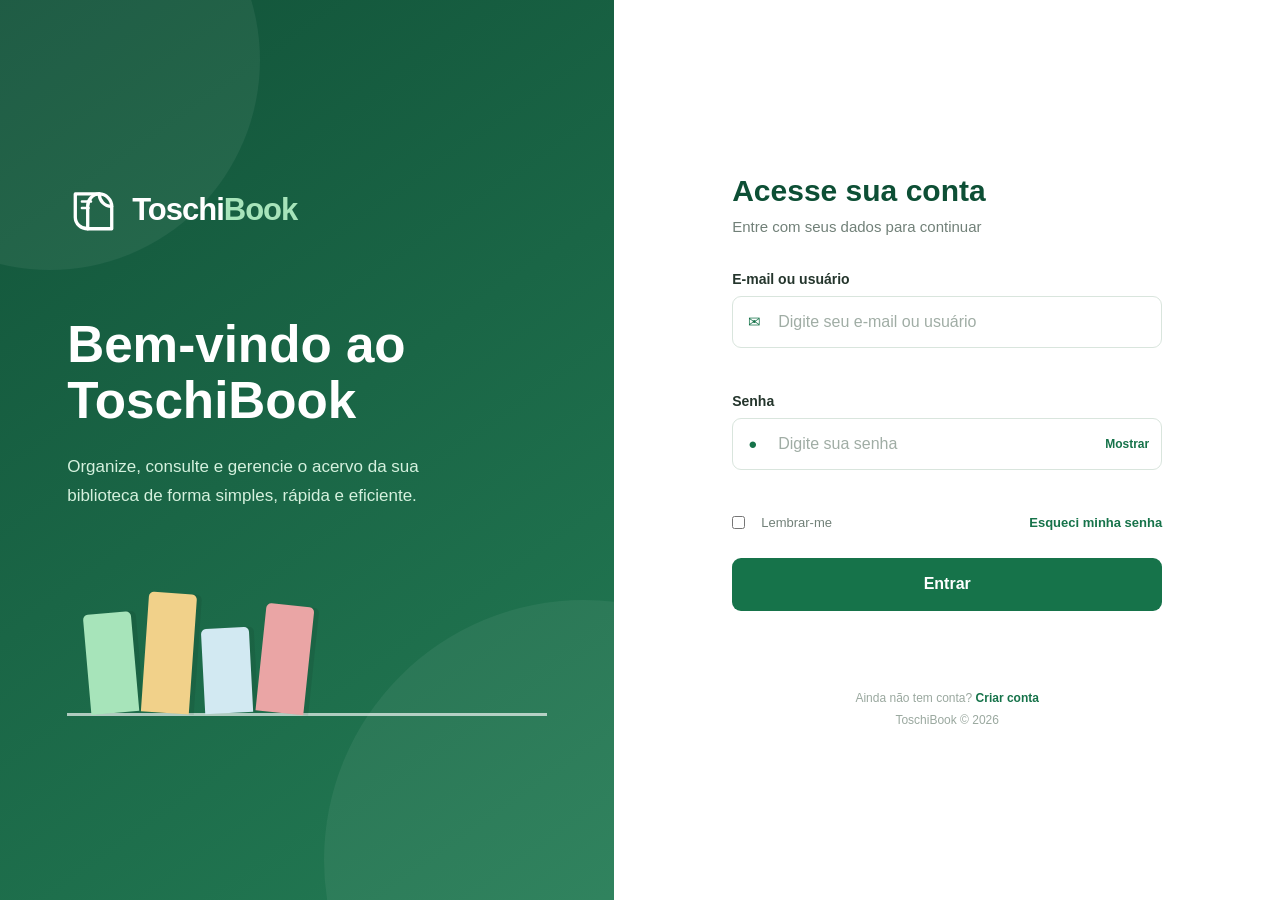
<file: html/index.html>
<!DOCTYPE html>
<html lang="pt-BR">
<head>
    <meta charset="UTF-8">
    <meta name="viewport" content="width=device-width, initial-scale=1.0">

    <title>Login | ToschiBook</title>

    <link rel="stylesheet" href="../css/style.css">
</head>
<body>

    <main class="login-page">

        <section class="brand-panel">
            <div class="brand-content">

                <div class="logo">
                    <div class="logo-icon">
                        <!-- Ícone provisório do ToschiBook -->
                        <svg viewBox="0 0 64 64" aria-hidden="true">
                            <path d="M10 12h29c8 0 15 7 15 15v27H25c-8 0-15-6-15-14V12Z"
                                  fill="none"
                                  stroke="currentColor"
                                  stroke-width="4"
                                  stroke-linejoin="round"/>

                            <path d="M25 54V27c0-8 6-15 14-15"
                                  fill="none"
                                  stroke="currentColor"
                                  stroke-width="4"
                                  stroke-linecap="round"/>

                            <path d="M39 12c0 8 6 15 15 15"
                                  fill="none"
                                  stroke="currentColor"
                                  stroke-width="4"
                                  stroke-linecap="round"/>

                            <path d="M18 21h11M18 29h8"
                                  fill="none"
                                  stroke="currentColor"
                                  stroke-width="3"
                                  stroke-linecap="round"/>
                        </svg>
                    </div>

                    <span>Toschi<span>Book</span></span>
                </div>

                <div class="welcome-text">
                    <h1>Bem-vindo ao ToschiBook</h1>

                    <p>
                        Organize, consulte e gerencie o acervo da sua biblioteca
                        de forma simples, rápida e eficiente.
                    </p>
                </div>

                <div class="books-decoration">
                    <span class="book book-one"></span>
                    <span class="book book-two"></span>
                    <span class="book book-three"></span>
                    <span class="book book-four"></span>
                </div>

            </div>
        </section>

        <section class="form-panel">
            <div class="login-card">

                <div class="mobile-logo logo">
                    <div class="logo-icon">
                        <svg viewBox="0 0 64 64" aria-hidden="true">
                            <path d="M10 12h29c8 0 15 7 15 15v27H25c-8 0-15-6-15-14V12Z"
                                  fill="none"
                                  stroke="currentColor"
                                  stroke-width="4"
                                  stroke-linejoin="round"/>

                            <path d="M25 54V27c0-8 6-15 14-15"
                                  fill="none"
                                  stroke="currentColor"
                                  stroke-width="4"
                                  stroke-linecap="round"/>

                            <path d="M39 12c0 8 6 15 15 15"
                                  fill="none"
                                  stroke="currentColor"
                                  stroke-width="4"
                                  stroke-linecap="round"/>
                        </svg>
                    </div>

                    <span>Toschi<span>Book</span></span>
                </div>

                <div class="form-header">
                    <h2>Acesse sua conta</h2>
                    <p>Entre com seus dados para continuar</p>
                </div>

                <form id="loginForm" novalidate>

                    <div class="input-group">
                        <label for="email">E-mail ou usuário</label>

                        <div class="input-wrapper">
                            <span class="input-icon">✉</span>

                            <input
                                type="text"
                                id="email"
                                name="email"
                                placeholder="Digite seu e-mail ou usuário"
                                autocomplete="username"
                            >
                        </div>

                        <small class="error-message" id="emailError"></small>
                    </div>

                    <div class="input-group">
                        <label for="password">Senha</label>

                        <div class="input-wrapper">
                            <span class="input-icon">●</span>

                            <input
                                type="password"
                                id="password"
                                name="password"
                                placeholder="Digite sua senha"
                                autocomplete="current-password"
                            >

                            <button
                                type="button"
                                class="show-password"
                                id="togglePassword"
                                aria-label="Mostrar senha"
                            >
                                Mostrar
                            </button>
                        </div>

                        <small class="error-message" id="passwordError"></small>
                    </div>

                    <div class="form-options">
                        <label class="remember-me">
                            <input type="checkbox" id="remember">
                            <span class="checkmark"></span>
                            Lembrar-me
                        </label>

                        <a href="#" id="forgotPassword">
                            Esqueci minha senha
                        </a>
                    </div>

                    <button type="submit" class="login-button" id="loginButton">
                        <span class="button-text">Entrar</span>
                        <span class="loading-spinner"></span>
                    </button>

                    <p class="status-message" id="statusMessage"></p>

                </form>

                <div class="form-footer">
                    <p>
                        Ainda não tem conta?
                        <a href="cadastro.html" class="create-account-link">
                            Criar conta
                        </a>
                    </p>
                    <p>
                        ToschiBook &copy; <span id="currentYear"></span>
                    </p>
                </div>

            </div>
        </section>

    </main>

    <script src="../javascript/script.js"></script>
</body>
</html>
</file>
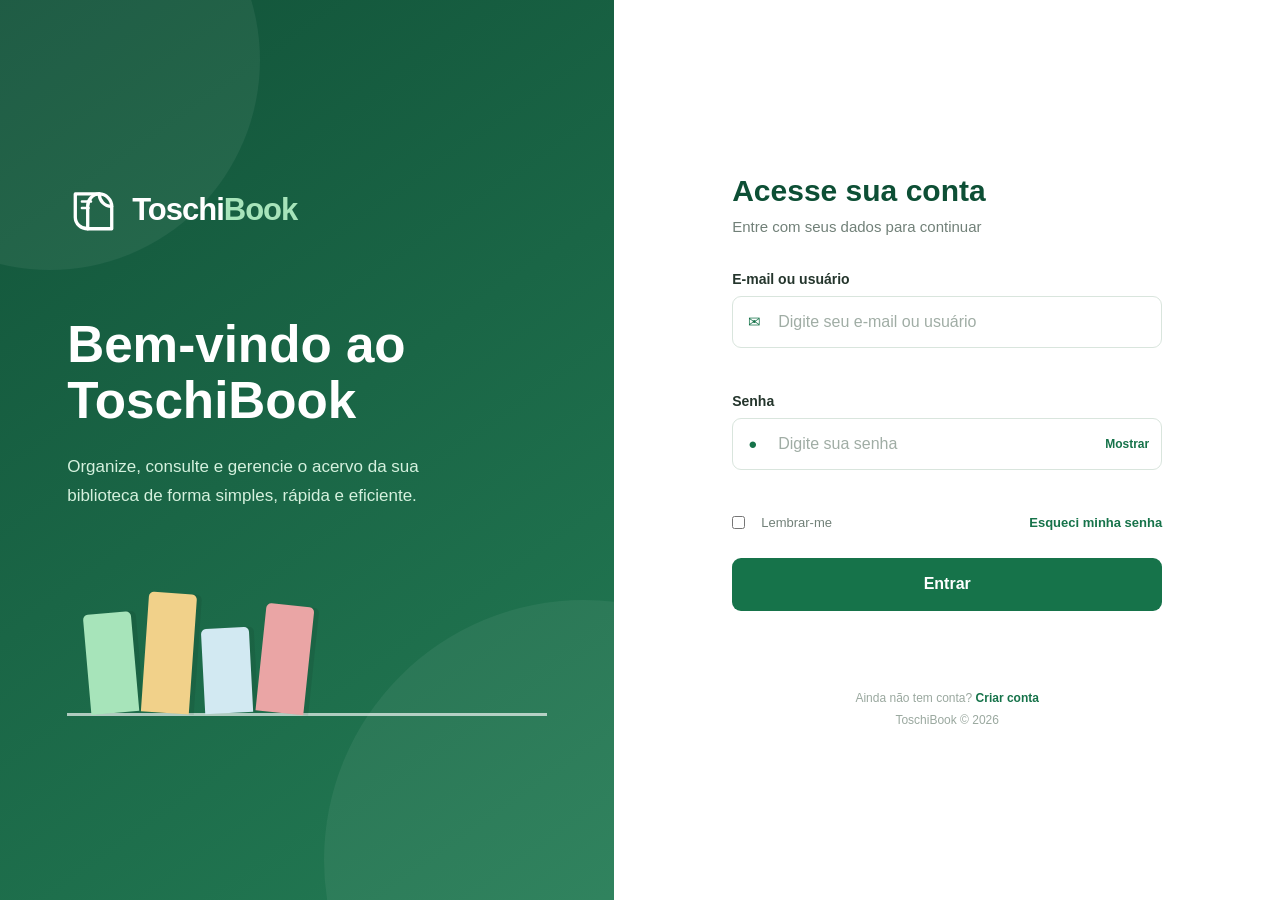
<file: Downloads/projeto bibliotecaa/html/index.html>
<!DOCTYPE html>
<html lang="pt-BR">
<head>
    <meta charset="UTF-8">
    <meta name="viewport" content="width=device-width, initial-scale=1.0">

    <title>Login | ToschiBook</title>

    <link rel="stylesheet" href="../css/style.css">
</head>
<body>

    <main class="login-page">

        <section class="brand-panel">
            <div class="brand-content">

                <div class="logo">
                    <div class="logo-icon">
                        <!-- Ícone provisório do ToschiBook -->
                        <svg viewBox="0 0 64 64" aria-hidden="true">
                            <path d="M10 12h29c8 0 15 7 15 15v27H25c-8 0-15-6-15-14V12Z"
                                  fill="none"
                                  stroke="currentColor"
                                  stroke-width="4"
                                  stroke-linejoin="round"/>

                            <path d="M25 54V27c0-8 6-15 14-15"
                                  fill="none"
                                  stroke="currentColor"
                                  stroke-width="4"
                                  stroke-linecap="round"/>

                            <path d="M39 12c0 8 6 15 15 15"
                                  fill="none"
                                  stroke="currentColor"
                                  stroke-width="4"
                                  stroke-linecap="round"/>

                            <path d="M18 21h11M18 29h8"
                                  fill="none"
                                  stroke="currentColor"
                                  stroke-width="3"
                                  stroke-linecap="round"/>
                        </svg>
                    </div>

                    <span>Toschi<span>Book</span></span>
                </div>

                <div class="welcome-text">
                    <h1>Bem-vindo ao ToschiBook</h1>

                    <p>
                        Organize, consulte e gerencie o acervo da sua biblioteca
                        de forma simples, rápida e eficiente.
                    </p>
                </div>

                <div class="books-decoration">
                    <span class="book book-one"></span>
                    <span class="book book-two"></span>
                    <span class="book book-three"></span>
                    <span class="book book-four"></span>
                </div>

            </div>
        </section>

        <section class="form-panel">
            <div class="login-card">

                <div class="mobile-logo logo">
                    <div class="logo-icon">
                        <svg viewBox="0 0 64 64" aria-hidden="true">
                            <path d="M10 12h29c8 0 15 7 15 15v27H25c-8 0-15-6-15-14V12Z"
                                  fill="none"
                                  stroke="currentColor"
                                  stroke-width="4"
                                  stroke-linejoin="round"/>

                            <path d="M25 54V27c0-8 6-15 14-15"
                                  fill="none"
                                  stroke="currentColor"
                                  stroke-width="4"
                                  stroke-linecap="round"/>

                            <path d="M39 12c0 8 6 15 15 15"
                                  fill="none"
                                  stroke="currentColor"
                                  stroke-width="4"
                                  stroke-linecap="round"/>
                        </svg>
                    </div>

                    <span>Toschi<span>Book</span></span>
                </div>

                <div class="form-header">
                    <h2>Acesse sua conta</h2>
                    <p>Entre com seus dados para continuar</p>
                </div>

                <form id="loginForm" novalidate>

                    <div class="input-group">
                        <label for="email">E-mail ou usuário</label>

                        <div class="input-wrapper">
                            <span class="input-icon">✉</span>

                            <input
                                type="text"
                                id="email"
                                name="email"
                                placeholder="Digite seu e-mail ou usuário"
                                autocomplete="username"
                            >
                        </div>

                        <small class="error-message" id="emailError"></small>
                    </div>

                    <div class="input-group">
                        <label for="password">Senha</label>

                        <div class="input-wrapper">
                            <span class="input-icon">●</span>

                            <input
                                type="password"
                                id="password"
                                name="password"
                                placeholder="Digite sua senha"
                                autocomplete="current-password"
                            >

                            <button
                                type="button"
                                class="show-password"
                                id="togglePassword"
                                aria-label="Mostrar senha"
                            >
                                Mostrar
                            </button>
                        </div>

                        <small class="error-message" id="passwordError"></small>
                    </div>

                    <div class="form-options">
                        <label class="remember-me">
                            <input type="checkbox" id="remember">
                            <span class="checkmark"></span>
                            Lembrar-me
                        </label>

                        <a href="#" id="forgotPassword">
                            Esqueci minha senha
                        </a>
                    </div>

                    <button type="submit" class="login-button" id="loginButton">
                        <span class="button-text">Entrar</span>
                        <span class="loading-spinner"></span>
                    </button>

                    <p class="status-message" id="statusMessage"></p>

                </form>

                <div class="form-footer">
                    <p>
                        Ainda não tem conta?
                        <a href="cadastro.html" class="create-account-link">
                            Criar conta
                        </a>
                    </p>
                    <p>
                        ToschiBook &copy; <span id="currentYear"></span>
                    </p>
                </div>

            </div>
        </section>

    </main>

    <script src="../javascript/script.js"></script>
</body>
</html>
</file>
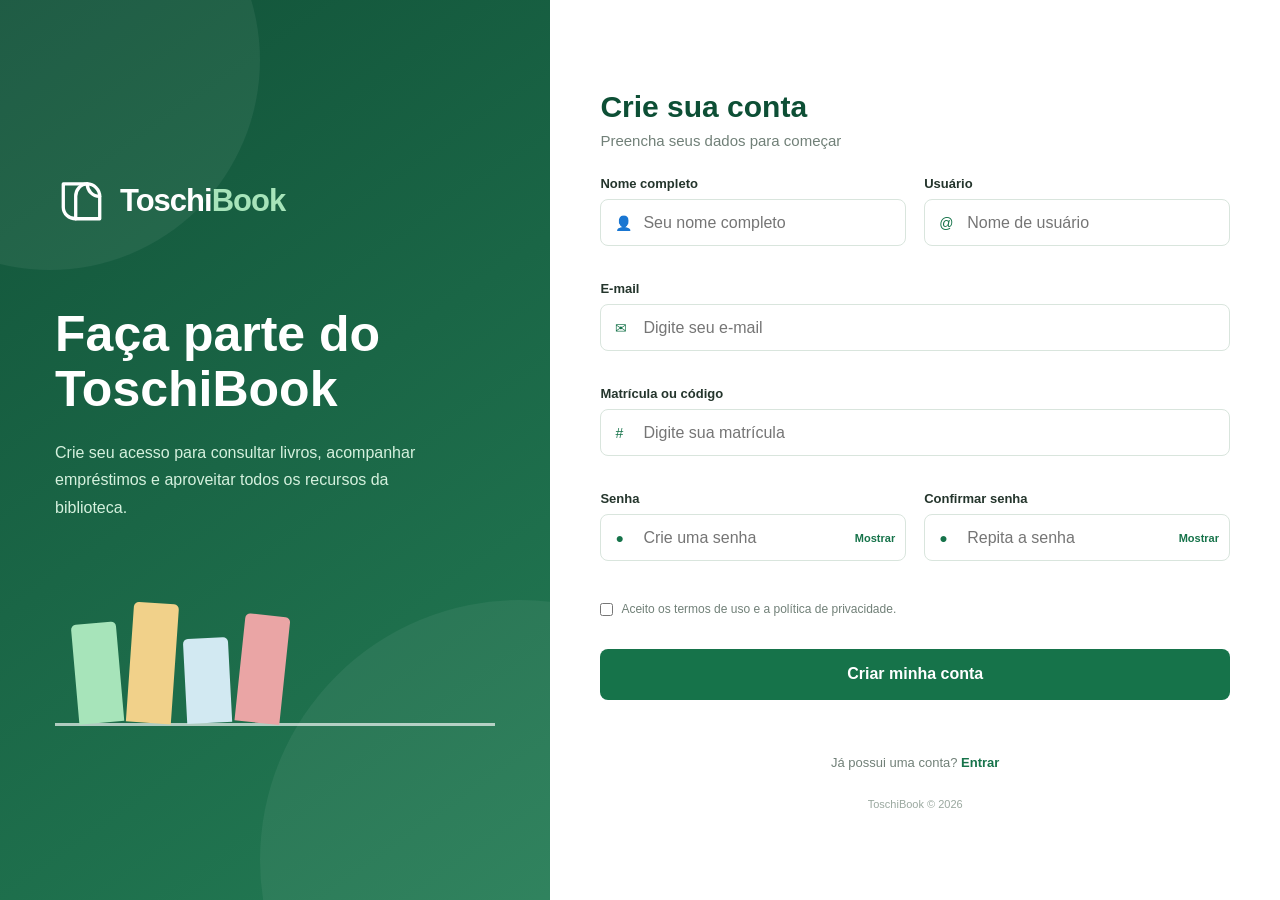
<file: html/cadastro.html>
<!DOCTYPE html>
<html lang="pt-BR">
<head>
    <meta charset="UTF-8">
    <meta name="viewport" content="width=device-width, initial-scale=1.0">

    <title>Cadastro | ToschiBook</title>

    <link rel="stylesheet" href="/css/cadastro.css">
</head>
<body>

    <main class="register-page">

        <section class="brand-panel">
            <div class="brand-content">

                <div class="logo">
                    <div class="logo-icon">
                        <svg viewBox="0 0 64 64" aria-hidden="true">
                            <path
                                d="M10 12h29c8 0 15 7 15 15v27H25c-8 0-15-6-15-14V12Z"
                                fill="none"
                                stroke="currentColor"
                                stroke-width="4"
                                stroke-linejoin="round"
                            />

                            <path
                                d="M25 54V27c0-8 6-15 14-15"
                                fill="none"
                                stroke="currentColor"
                                stroke-width="4"
                                stroke-linecap="round"
                            />

                            <path
                                d="M39 12c0 8 6 15 15 15"
                                fill="none"
                                stroke="currentColor"
                                stroke-width="4"
                                stroke-linecap="round"
                            />
                        </svg>
                    </div>

                    <span>Toschi<span>Book</span></span>
                </div>

                <div class="welcome-text">
                    <h1>Faça parte do ToschiBook</h1>

                    <p>
                        Crie seu acesso para consultar livros, acompanhar empréstimos
                        e aproveitar todos os recursos da biblioteca.
                    </p>
                </div>

                <div class="books-decoration">
                    <span class="book book-one"></span>
                    <span class="book book-two"></span>
                    <span class="book book-three"></span>
                    <span class="book book-four"></span>
                </div>

            </div>
        </section>

        <section class="form-panel">
            <div class="register-card">

                <div class="mobile-logo logo">
                    <div class="logo-icon">
                        <svg viewBox="0 0 64 64" aria-hidden="true">
                            <path
                                d="M10 12h29c8 0 15 7 15 15v27H25c-8 0-15-6-15-14V12Z"
                                fill="none"
                                stroke="currentColor"
                                stroke-width="4"
                                stroke-linejoin="round"
                            />

                            <path
                                d="M25 54V27c0-8 6-15 14-15"
                                fill="none"
                                stroke="currentColor"
                                stroke-width="4"
                                stroke-linecap="round"
                            />

                            <path
                                d="M39 12c0 8 6 15 15 15"
                                fill="none"
                                stroke="currentColor"
                                stroke-width="4"
                                stroke-linecap="round"
                            />
                        </svg>
                    </div>

                    <span>Toschi<span>Book</span></span>
                </div>

                <div class="form-header">
                    <h2>Crie sua conta</h2>
                    <p>Preencha seus dados para começar</p>
                </div>

                <form id="registerForm" novalidate>

                    <div class="form-row">
                        <div class="input-group">
                            <label for="name">Nome completo</label>

                            <div class="input-wrapper">
                                <span class="input-icon">👤</span>

                                <input
                                    type="text"
                                    id="name"
                                    name="name"
                                    placeholder="Seu nome completo"
                                    autocomplete="name"
                                >
                            </div>

                            <small class="error-message" id="nameError"></small>
                        </div>

                        <div class="input-group">
                            <label for="username">Usuário</label>

                            <div class="input-wrapper">
                                <span class="input-icon">@</span>

                                <input
                                    type="text"
                                    id="username"
                                    name="username"
                                    placeholder="Nome de usuário"
                                    autocomplete="username"
                                >
                            </div>

                            <small class="error-message" id="usernameError"></small>
                        </div>
                    </div>

                    <div class="input-group">
                        <label for="email">E-mail</label>

                        <div class="input-wrapper">
                            <span class="input-icon">✉</span>

                            <input
                                type="email"
                                id="email"
                                name="email"
                                placeholder="Digite seu e-mail"
                                autocomplete="email"
                            >
                        </div>

                        <small class="error-message" id="emailError"></small>
                    </div>

                    <div class="input-group">
                        <label for="registration">Matrícula ou código</label>

                        <div class="input-wrapper">
                            <span class="input-icon">#</span>

                            <input
                                type="text"
                                id="registration"
                                name="registration"
                                placeholder="Digite sua matrícula"
                            >
                        </div>

                        <small class="error-message" id="registrationError"></small>
                    </div>

                    <div class="form-row">
                        <div class="input-group">
                            <label for="password">Senha</label>

                            <div class="input-wrapper">
                                <span class="input-icon">●</span>

                                <input
                                    type="password"
                                    id="password"
                                    name="password"
                                    placeholder="Crie uma senha"
                                    autocomplete="new-password"
                                >

                                <button
                                    type="button"
                                    class="show-password"
                                    data-target="password"
                                >
                                    Mostrar
                                </button>
                            </div>

                            <small class="error-message" id="passwordError"></small>
                        </div>

                        <div class="input-group">
                            <label for="confirmPassword">Confirmar senha</label>

                            <div class="input-wrapper">
                                <span class="input-icon">●</span>

                                <input
                                    type="password"
                                    id="confirmPassword"
                                    name="confirmPassword"
                                    placeholder="Repita a senha"
                                    autocomplete="new-password"
                                >

                                <button
                                    type="button"
                                    class="show-password"
                                    data-target="confirmPassword"
                                >
                                    Mostrar
                                </button>
                            </div>

                            <small class="error-message" id="confirmPasswordError"></small>
                        </div>
                    </div>

                    <label class="terms">
                        <input type="checkbox" id="terms">
                        <span>
                            Aceito os termos de uso e a política de privacidade.
                        </span>
                    </label>

                    <small class="error-message" id="termsError"></small>

                    <button
                        type="submit"
                        class="register-button"
                        id="registerButton"
                    >
                        <span class="button-text">Criar minha conta</span>
                        <span class="loading-spinner"></span>
                    </button>

                    <p class="status-message" id="statusMessage"></p>

                </form>

                <div class="login-link">
                    Já possui uma conta?
                    <a href="index.html">Entrar</a>
                </div>

                <div class="form-footer">
                    ToschiBook &copy; <span id="currentYear"></span>
                </div>

            </div>
        </section>

    </main>

    <script src="/javascript/cadastro.js"></script>
</body>
</html>
</file>
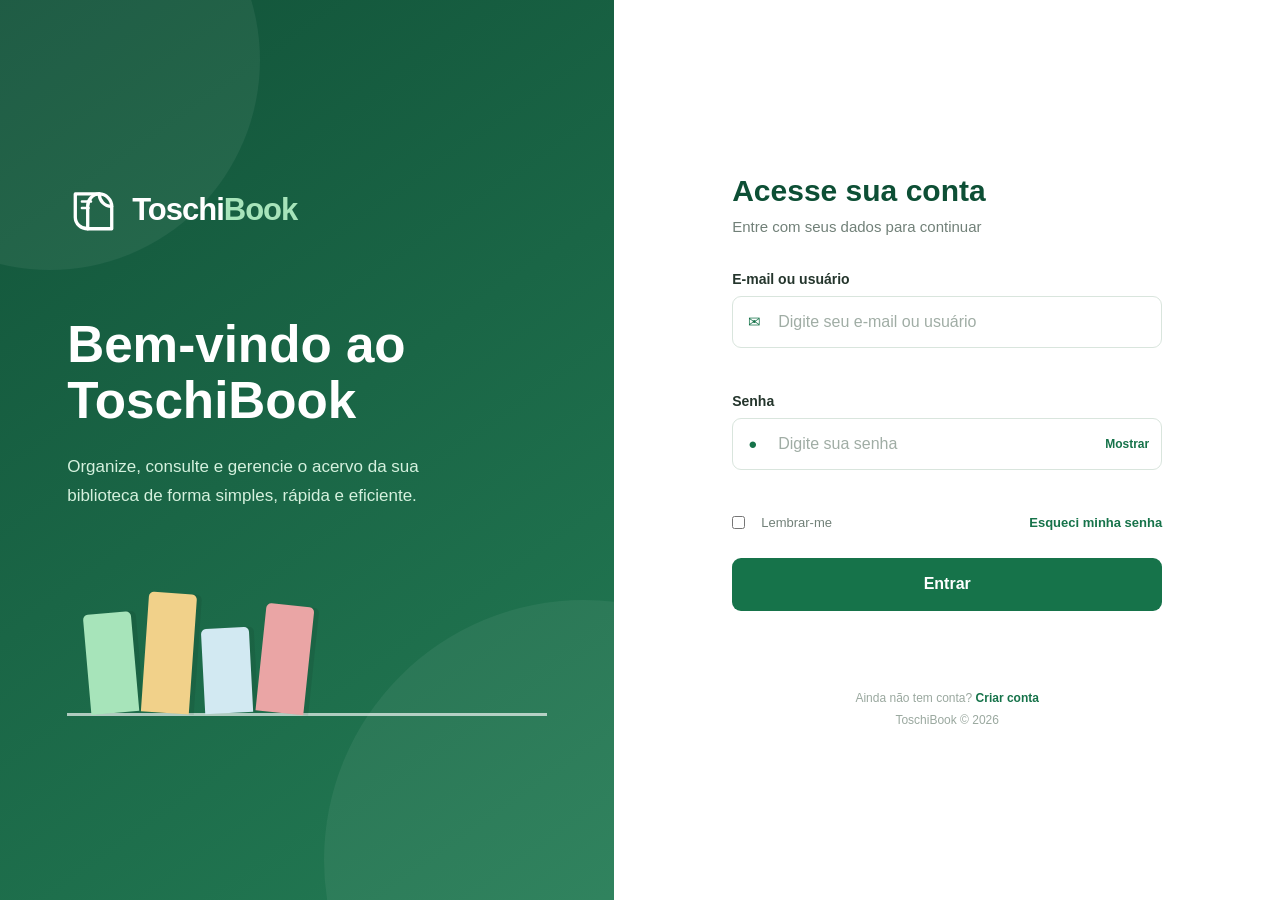
<file: html/dashboard.html>
<!DOCTYPE html>
<html lang="pt-BR">

<head>
    <meta charset="UTF-8">
    <meta name="viewport" content="width=device-width, initial-scale=1.0">

    <title>Início | ToschiBook</title>

    <link rel="stylesheet" href="/css/style.css">
    <link rel="stylesheet" href="/css/dashboard.css">
    <link rel="stylesheet" href="/css/paginas.css">
</head>

<body class="dashboard-body">

    <div class="dashboard-layout">

        <!-- Barra lateral -->
        <aside class="sidebar">
            <div class="sidebar-brand logo">
                <div class="logo-icon">
                    <svg viewBox="0 0 64 64" aria-hidden="true">
                        <path d="M10 12h29c8 0 15 7 15 15v27H25c-8 0-15-6-15-14V12Z" fill="none" stroke="currentColor"
                            stroke-width="4" stroke-linejoin="round" />
                        <path d="M25 54V27c0-8 6-15 14-15" fill="none" stroke="currentColor" stroke-width="4"
                            stroke-linecap="round" />
                        <path d="M39 12c0 8 6 15 15 15" fill="none" stroke="currentColor" stroke-width="4"
                            stroke-linecap="round" />
                    </svg>
                </div>
                <span>Toschi<span>Book</span></span>
            </div>

            <nav class="sidebar-nav">
                <a href="dashboard.html" class="nav-item active" aria-current="page">
                    <span class="nav-icon">🏠</span>
                    Início
                </a>
                <a href="livros.html" class="nav-item">
                    <span class="nav-icon">📚</span>
                    Livros
                </a>
                <a href="usuarios.html" class="nav-item">
                    <span class="nav-icon">👥</span>
                    Usuários
                </a>
                <a href="emprestimos.html" class="nav-item">
                    <span class="nav-icon">🔁</span>
                    Empréstimos
                </a>
            </nav>

            <div class="sidebar-footer">
                <div class="admin-chip">
                    <span class="admin-avatar">U</span>
                    <div class="admin-info">
                        <strong id="adminNome">Usuário</strong>
                        <small>Biblioteca</small>
                    </div>
                </div>

                <a href="index.html" class="logout-link" id="logoutLink">
                    <span class="nav-icon">⎋</span>
                    Sair
                </a>
            </div>
        </aside>

        <!-- Conteúdo principal -->
        <div class="dashboard-main">

            <header class="topbar">
                <div class="topbar-title">
                    <h1>Início</h1>
                    <p id="todayDate">Carregando data...</p>
                </div>

                <div class="topbar-actions">
                    <button class="refresh-button" id="refreshButton" type="button">
                        ↻ Atualizar
                    </button>
                </div>
            </header>

            <!-- Cards de estatísticas -->
            <section class="stats-grid" aria-label="Estatísticas da biblioteca">
                <article class="stat-card">
                    <div class="stat-icon stat-icon-green">📚</div>
                    <div class="stat-info">
                        <span class="stat-label">Livros no acervo</span>
                        <strong class="stat-value" id="statLivros">—</strong>
                    </div>
                </article>

                <article class="stat-card">
                    <div class="stat-icon stat-icon-blue">👥</div>
                    <div class="stat-info">
                        <span class="stat-label">Usuários cadastrados</span>
                        <strong class="stat-value" id="statUsuarios">—</strong>
                    </div>
                </article>

                <article class="stat-card">
                    <div class="stat-icon stat-icon-yellow">🔁</div>
                    <div class="stat-info">
                        <span class="stat-label">Empréstimos ativos</span>
                        <strong class="stat-value" id="statEmprestimos">—</strong>
                    </div>
                </article>
            </section>

            <!-- Conteúdo dinâmico -->
            <section class="content-grid">

                <div class="panel">
                    <div class="panel-header">
                        <h2>Empréstimos ativos</h2>
                        <span class="panel-badge" id="emprestimosCount">0</span>
                    </div>

                    <div class="panel-body">
                        <div class="empty-state" id="emprestimosEmpty" hidden>
                            <span class="empty-icon">📭</span>
                            <p>Nenhum empréstimo ativo no momento.</p>
                        </div>

                        <div class="table-wrapper">
                            <table class="data-table" id="emprestimosTable" hidden>
                                <thead>
                                    <tr>
                                        <th>Livro</th>
                                        <th>Aluno</th>
                                        <th>Turma</th>
                                        <th>Data</th>
                                        <th>Ações</th>
                                    </tr>
                                </thead>
                                <tbody id="emprestimosBody"></tbody>
                            </table>
                        </div>
                    </div>
                </div>

                <div class="panel">
                    <div class="panel-header">
                        <h2>Acervo recente</h2>
                        <span class="panel-badge" id="livrosCount">0</span>
                    </div>

                    <div class="panel-body">
                        <div class="empty-state" id="livrosEmpty" hidden>
                            <span class="empty-icon">📚</span>
                            <p>Nenhum livro cadastrado ainda.</p>
                        </div>

                        <ul class="book-list" id="livrosList"></ul>
                    </div>
                </div>

            </section>

        </div>

    </div>

    <script src="/javascript/api.js"></script>
    <script src="/javascript/auth.js"></script>
    <script src="/javascript/dashboard.js"></script>
</body>

</html>
</file>
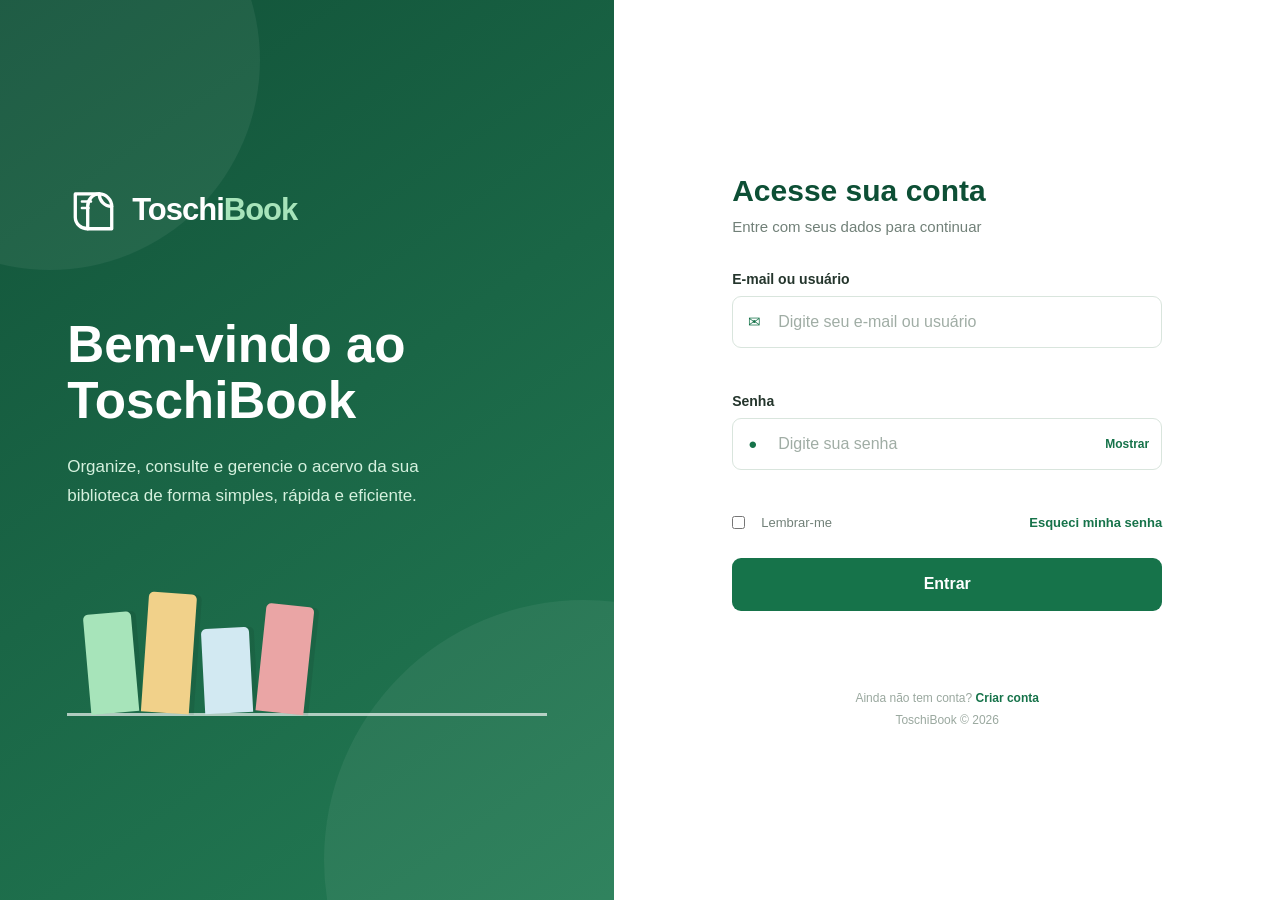
<file: html/emprestimos.html>
<!DOCTYPE html>
<html lang="pt-BR">

<head>
    <meta charset="UTF-8">
    <meta name="viewport" content="width=device-width, initial-scale=1.0">

    <title>Empréstimos | ToschiBook</title>

    <link rel="stylesheet" href="/css/style.css">
    <link rel="stylesheet" href="/css/dashboard.css">
    <link rel="stylesheet" href="/css/paginas.css">
</head>

<body class="dashboard-body">

    <div class="dashboard-layout">

        <!-- Barra lateral -->
        <aside class="sidebar">
            <div class="sidebar-brand logo">
                <div class="logo-icon">
                    <svg viewBox="0 0 64 64" aria-hidden="true">
                        <path d="M10 12h29c8 0 15 7 15 15v27H25c-8 0-15-6-15-14V12Z" fill="none" stroke="currentColor"
                            stroke-width="4" stroke-linejoin="round" />
                        <path d="M25 54V27c0-8 6-15 14-15" fill="none" stroke="currentColor" stroke-width="4"
                            stroke-linecap="round" />
                        <path d="M39 12c0 8 6 15 15 15" fill="none" stroke="currentColor" stroke-width="4"
                            stroke-linecap="round" />
                    </svg>
                </div>
                <span>Toschi<span>Book</span></span>
            </div>

            <nav class="sidebar-nav">
                <a href="dashboard.html" class="nav-item">
                    <span class="nav-icon">🏠</span>
                    Início
                </a>
                <a href="livros.html" class="nav-item">
                    <span class="nav-icon">📚</span>
                    Livros
                </a>
                <a href="usuarios.html" class="nav-item">
                    <span class="nav-icon">👥</span>
                    Usuários
                </a>
                <a href="emprestimos.html" class="nav-item active" aria-current="page">
                    <span class="nav-icon">🔁</span>
                    Empréstimos
                </a>
            </nav>

            <div class="sidebar-footer">
                <div class="admin-chip">
                    <span class="admin-avatar">U</span>
                    <div class="admin-info">
                        <strong id="adminNome">Usuário</strong>
                        <small>Biblioteca</small>
                    </div>
                </div>

                <a href="index.html" class="logout-link" id="logoutLink">
                    <span class="nav-icon">⎋</span>
                    Sair
                </a>
            </div>
        </aside>

        <!-- Conteúdo principal -->
        <div class="dashboard-main">

            <header class="topbar">
                <div class="topbar-title">
                    <h1>Empréstimos</h1>
                    <p>Gerencie os empréstimos ativos da biblioteca</p>
                </div>

                <div class="topbar-actions">
                    <button class="btn btn-primary" id="btnNovoEmprestimo" type="button">
                        ＋ Novo empréstimo
                    </button>
                </div>
            </header>

            <div class="page-toolbar">
                <div class="search-box">
                    <span class="search-icon">🔍</span>
                    <input type="search" id="buscaEmprestimo" placeholder="Buscar por livro ou aluno..."
                        autocomplete="off">
                </div>

                <span class="panel-badge" id="emprestimosCount">0 registros</span>
            </div>

            <div class="panel">
                <div class="panel-body panel-body-tight">
                    <div class="empty-state" id="emprestimosEmpty" hidden>
                        <span class="empty-icon">📭</span>
                        <p>Nenhum empréstimo encontrado.</p>
                    </div>

                    <div class="table-wrapper">
                        <table class="data-table" id="emprestimosTable" hidden>
                            <thead>
                                <tr>
                                    <th>Livro</th>
                                    <th>Aluno</th>
                                    <th>Turma</th>
                                    <th>Data</th>
                                    <th>Status</th>
                                    <th>Ações</th>
                                </tr>
                            </thead>
                            <tbody id="emprestimosBody"></tbody>
                        </table>
                    </div>
                </div>
            </div>

        </div>

    </div>

    <!-- Modal de novo empréstimo -->
    <div class="modal-overlay" id="modalEmprestimo" hidden>
        <div class="modal" role="dialog" aria-modal="true" aria-labelledby="modalTitulo">
            <div class="modal-header">
                <h2 id="modalTitulo">Novo empréstimo</h2>
                <button class="modal-close" id="fecharModal" type="button" aria-label="Fechar">×</button>
            </div>

            <div class="modal-body">
                <form id="formEmprestimo" novalidate>
                    <div class="form-grid">
                        <div class="form-group full">
                            <label for="livroSelect">Livro</label>
                            <select id="livroSelect" required>
                                <option value="">Selecione um livro...</option>
                            </select>
                            <small class="select-hint" id="livroHint"></small>
                        </div>

                        <div class="form-group full">
                            <label for="usuarioSelect">Aluno</label>
                            <select id="usuarioSelect" required>
                                <option value="">Selecione um aluno...</option>
                            </select>
                        </div>
                    </div>

                    <div class="modal-actions">
                        <button type="button" class="btn btn-secondary" id="cancelarModal">Cancelar</button>
                        <button type="submit" class="btn btn-primary" id="salvarEmprestimo">Registrar</button>
                    </div>
                </form>
            </div>
        </div>
    </div>

    <script src="/javascript/api.js"></script>
    <script src="/javascript/auth.js"></script>
    <script src="/javascript/emprestimos.js"></script>
</body>

</html>
</file>
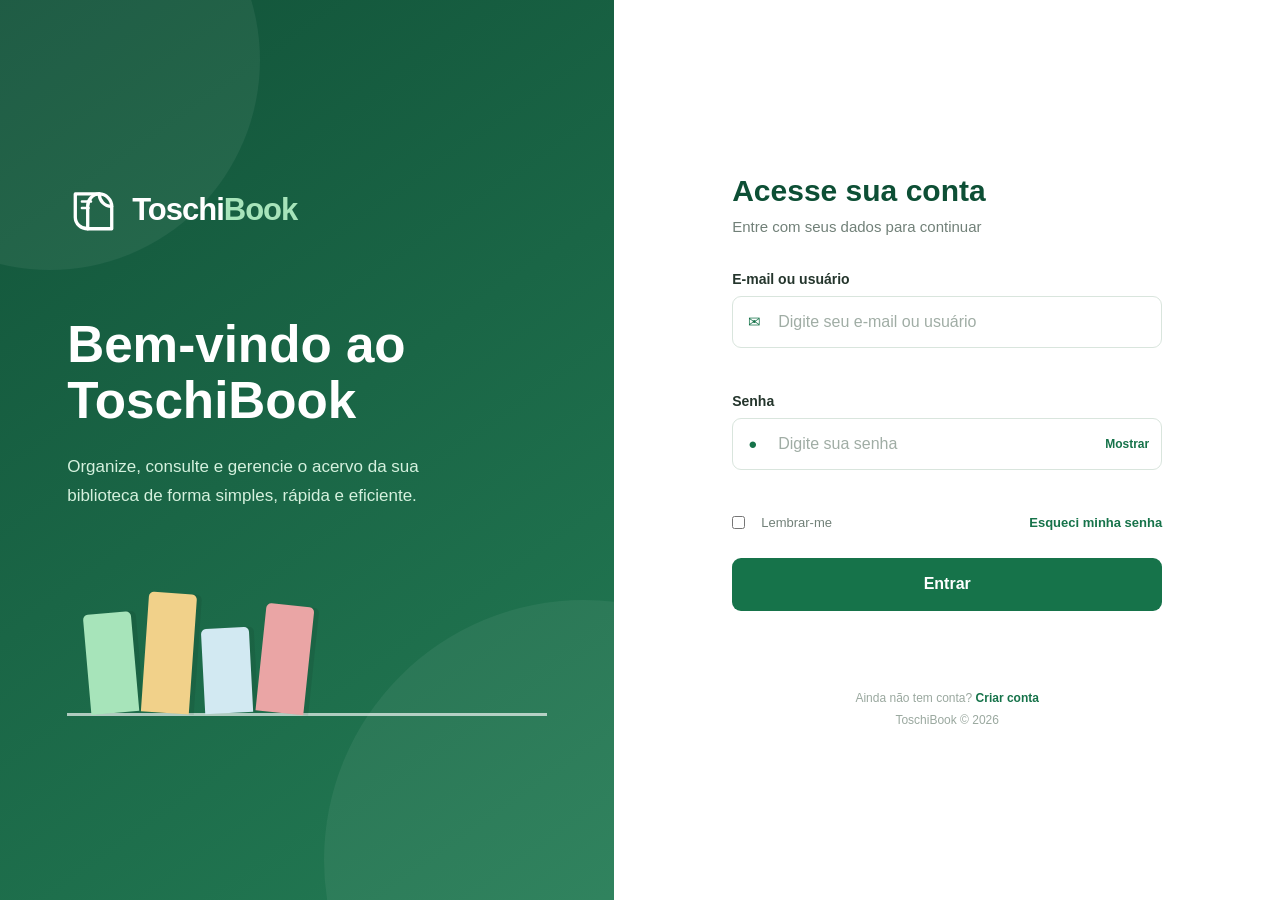
<file: html/livros.html>
<!DOCTYPE html>
<html lang="pt-BR">

<head>
    <meta charset="UTF-8">
    <meta name="viewport" content="width=device-width, initial-scale=1.0">

    <title>Livros | ToschiBook</title>

    <link rel="stylesheet" href="/css/style.css">
    <link rel="stylesheet" href="/css/dashboard.css">
    <link rel="stylesheet" href="/css/paginas.css">
    <link rel="stylesheet" href="/css/livros-cards.css">
</head>

<body class="dashboard-body">

    <div class="dashboard-layout">

        <!-- Barra lateral -->
        <aside class="sidebar">
            <div class="sidebar-brand logo">
                <div class="logo-icon">
                    <svg viewBox="0 0 64 64" aria-hidden="true">
                        <path d="M10 12h29c8 0 15 7 15 15v27H25c-8 0-15-6-15-14V12Z" fill="none" stroke="currentColor"
                            stroke-width="4" stroke-linejoin="round" />
                        <path d="M25 54V27c0-8 6-15 14-15" fill="none" stroke="currentColor" stroke-width="4"
                            stroke-linecap="round" />
                        <path d="M39 12c0 8 6 15 15 15" fill="none" stroke="currentColor" stroke-width="4"
                            stroke-linecap="round" />
                    </svg>
                </div>
                <span>Toschi<span>Book</span></span>
            </div>

            <nav class="sidebar-nav">
                <a href="dashboard.html" class="nav-item">
                    <span class="nav-icon">🏠</span>
                    Início
                </a>
                <a href="livros.html" class="nav-item active" aria-current="page">
                    <span class="nav-icon">📚</span>
                    Livros
                </a>
                <a href="usuarios.html" class="nav-item">
                    <span class="nav-icon">👥</span>
                    Usuários
                </a>
                <a href="emprestimos.html" class="nav-item">
                    <span class="nav-icon">🔁</span>
                    Empréstimos
                </a>
            </nav>

            <div class="sidebar-footer">
                <div class="admin-chip">
                    <span class="admin-avatar">U</span>
                    <div class="admin-info">
                        <strong id="adminNome">Usuário</strong>
                        <small>Biblioteca</small>
                    </div>
                </div>

                <a href="index.html" class="logout-link" id="logoutLink">
                    <span class="nav-icon">⎋</span>
                    Sair
                </a>
            </div>
        </aside>

        <!-- Conteúdo principal -->
        <div class="dashboard-main">

            <header class="topbar">
                <div class="topbar-title">
                    <h1>Livros</h1>
                    <p>Gerencie o acervo da biblioteca</p>
                </div>

                <div class="topbar-actions">
                    <button class="btn btn-primary" id="btnNovoLivro" type="button">
                        ＋ Novo livro
                    </button>
                </div>
            </header>

            <div class="page-toolbar">
                <div class="search-box">
                    <span class="search-icon">🔍</span>
                    <input type="search" id="buscaLivro" placeholder="Buscar por título ou autor..." autocomplete="off">
                </div>

                <span class="panel-badge" id="livrosCount">0 registros</span>
            </div>

            <!-- Cards grid (substitui a tabela antiga) -->
            <div class="empty-state" id="livrosEmpty" hidden>
                <span class="empty-icon">📚</span>
                <p>Nenhum livro encontrado.</p>
            </div>

            <div class="books-card-grid" id="livrosGrid"></div>

        </div>

    </div>

    <!-- Modal de cadastro/edição -->
    <div class="modal-overlay" id="modalLivro" hidden>
        <div class="modal" role="dialog" aria-modal="true" aria-labelledby="modalTitulo">
            <div class="modal-header">
                <h2 id="modalTitulo">Novo livro</h2>
                <button class="modal-close" id="fecharModal" type="button" aria-label="Fechar">×</button>
            </div>

            <div class="modal-body">
                <form id="formLivro" novalidate>
                    <input type="hidden" id="livroId">

                    <!-- Upload de capa -->
                    <div class="form-group full capa-upload-group">
                        <label>Capa do livro</label>
                        <div class="capa-upload-area" id="capaUploadArea">
                            <input type="file" id="capaInput" accept="image/*" hidden>
                            <div class="capa-preview" id="capaPreview">
                                <span class="capa-placeholder">📷</span>
                                <p>Clique ou arraste para adicionar a capa</p>
                            </div>
                        </div>
                    </div>

                    <div class="form-grid">
                        <div class="form-group full">
                            <label for="titulo">Título</label>
                            <input type="text" id="titulo" placeholder="Título do livro" required>
                        </div>

                        <div class="form-group full">
                            <label for="autor">Autor</label>
                            <input type="text" id="autor" placeholder="Nome do autor" required>
                        </div>

                        <div class="form-group">
                            <label for="ano">Ano</label>
                            <input type="number" id="ano" placeholder="Ex.: 2020" min="0" max="2100">
                        </div>

                        <div class="form-group">
                            <label for="quantidade">Quantidade</label>
                            <input type="number" id="quantidade" placeholder="1" min="1">
                        </div>

                        <div class="form-group full">
                            <label for="categoria">Categoria</label>
                            <input type="text" id="categoria" placeholder="Ex.: Ficção, Didático...">
                        </div>
                    </div>

                    <div class="modal-actions">
                        <button type="button" class="btn btn-secondary" id="cancelarModal">Cancelar</button>
                        <button type="submit" class="btn btn-primary" id="salvarLivro">Salvar</button>
                    </div>
                </form>
            </div>
        </div>
    </div>

    <script src="/javascript/api.js"></script>
    <script src="/javascript/auth.js"></script>
    <script src="/javascript/livros.js"></script>
</body>

</html>
</file>
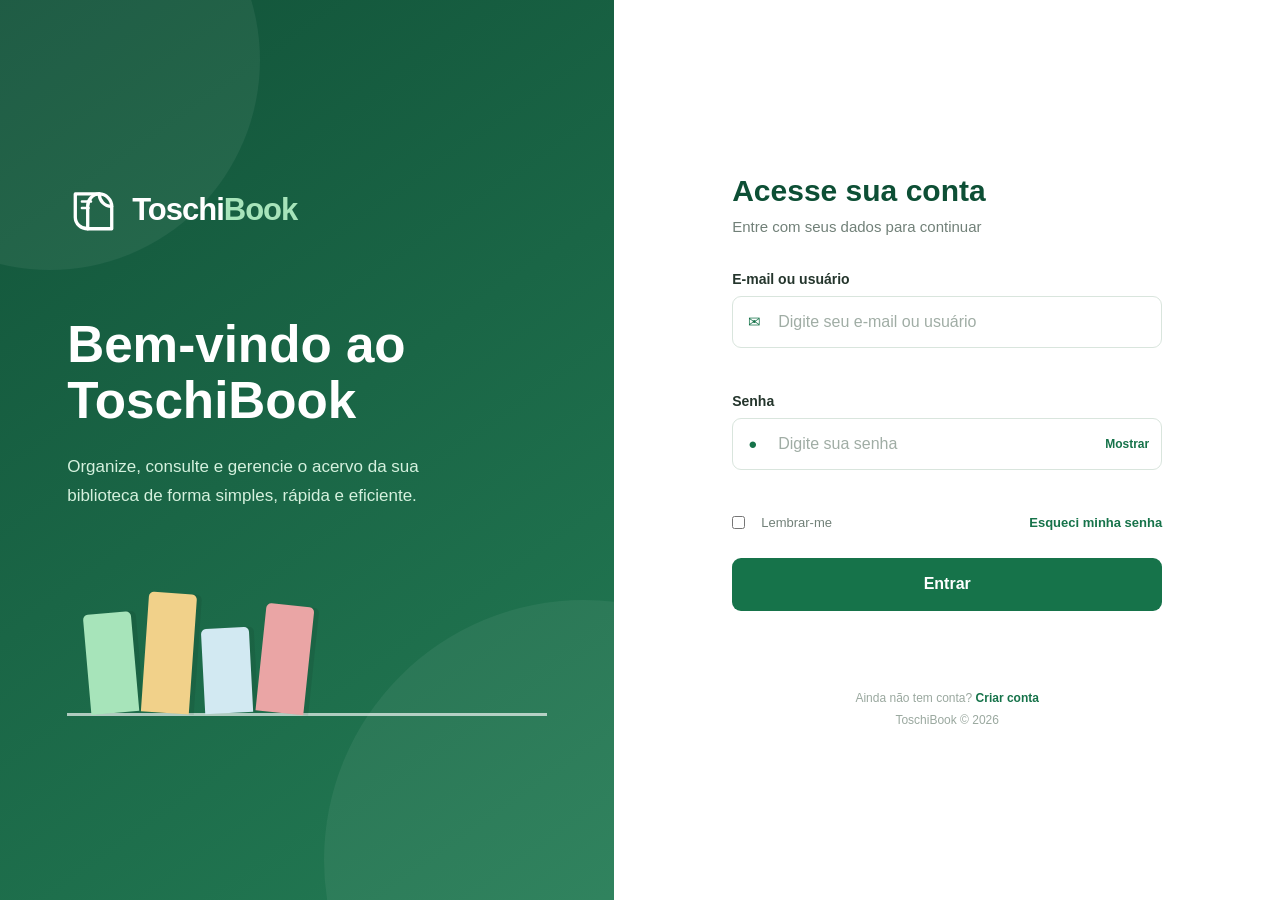
<file: html/usuarios.html>
<!DOCTYPE html>
<html lang="pt-BR">

<head>
    <meta charset="UTF-8">
    <meta name="viewport" content="width=device-width, initial-scale=1.0">

    <title>Usuários | ToschiBook</title>

    <link rel="stylesheet" href="/css/style.css">
    <link rel="stylesheet" href="/css/dashboard.css">
    <link rel="stylesheet" href="/css/paginas.css">
</head>

<body class="dashboard-body">

    <div class="dashboard-layout">

        <!-- Barra lateral -->
        <aside class="sidebar">
            <div class="sidebar-brand logo">
                <div class="logo-icon">
                    <svg viewBox="0 0 64 64" aria-hidden="true">
                        <path d="M10 12h29c8 0 15 7 15 15v27H25c-8 0-15-6-15-14V12Z" fill="none" stroke="currentColor"
                            stroke-width="4" stroke-linejoin="round" />
                        <path d="M25 54V27c0-8 6-15 14-15" fill="none" stroke="currentColor" stroke-width="4"
                            stroke-linecap="round" />
                        <path d="M39 12c0 8 6 15 15 15" fill="none" stroke="currentColor" stroke-width="4"
                            stroke-linecap="round" />
                    </svg>
                </div>
                <span>Toschi<span>Book</span></span>
            </div>

            <nav class="sidebar-nav">
                <a href="dashboard.html" class="nav-item">
                    <span class="nav-icon">🏠</span>
                    Início
                </a>
                <a href="livros.html" class="nav-item">
                    <span class="nav-icon">📚</span>
                    Livros
                </a>
                <a href="usuarios.html" class="nav-item active" aria-current="page">
                    <span class="nav-icon">👥</span>
                    Usuários
                </a>
                <a href="emprestimos.html" class="nav-item">
                    <span class="nav-icon">🔁</span>
                    Empréstimos
                </a>
            </nav>

            <div class="sidebar-footer">
                <div class="admin-chip">
                    <span class="admin-avatar">U</span>
                    <div class="admin-info">
                        <strong id="adminNome">Usuário</strong>
                        <small>Biblioteca</small>
                    </div>
                </div>

                <a href="index.html" class="logout-link" id="logoutLink">
                    <span class="nav-icon">⎋</span>
                    Sair
                </a>
            </div>
        </aside>

        <!-- Conteúdo principal -->
        <div class="dashboard-main">

            <header class="topbar">
                <div class="topbar-title">
                    <h1>Usuários</h1>
                    <p>Gerencie os alunos cadastrados</p>
                </div>

                <div class="topbar-actions">
                    <button class="btn btn-primary" id="btnNovoUsuario" type="button">
                        ＋ Novo usuário
                    </button>
                </div>
            </header>

            <div class="page-toolbar">
                <div class="search-box">
                    <span class="search-icon">🔍</span>
                    <input type="search" id="buscaUsuario" placeholder="Buscar por nome ou matrícula..."
                        autocomplete="off">
                </div>

                <span class="panel-badge" id="usuariosCount">0 registros</span>
            </div>

            <div class="panel">
                <div class="panel-body panel-body-tight">
                    <div class="empty-state" id="usuariosEmpty" hidden>
                        <span class="empty-icon">👥</span>
                        <p>Nenhum usuário encontrado.</p>
                    </div>

                    <div class="table-wrapper">
                        <table class="data-table" id="usuariosTable" hidden>
                            <thead>
                                <tr>
                                    <th>Nome</th>
                                    <th>E-mail</th>
                                    <th>Matrícula</th>
                                    <th>Turma</th>
                                    <th>Ações</th>
                                </tr>
                            </thead>
                            <tbody id="usuariosBody"></tbody>
                        </table>
                    </div>
                </div>
            </div>

        </div>

    </div>

    <!-- Modal de cadastro/edição -->
    <div class="modal-overlay" id="modalUsuario" hidden>
        <div class="modal" role="dialog" aria-modal="true" aria-labelledby="modalTitulo">
            <div class="modal-header">
                <h2 id="modalTitulo">Novo usuário</h2>
                <button class="modal-close" id="fecharModal" type="button" aria-label="Fechar">×</button>
            </div>

            <div class="modal-body">
                <form id="formUsuario" novalidate>
                    <input type="hidden" id="usuarioId">

                    <div class="form-grid">
                        <div class="form-group full">
                            <label for="nome">Nome completo</label>
                            <input type="text" id="nome" placeholder="Nome do aluno" required>
                        </div>

                        <div class="form-group full">
                            <label for="email">E-mail</label>
                            <input type="email" id="email" placeholder="email@exemplo.com" required>
                        </div>

                        <div class="form-group">
                            <label for="matricula">Matrícula</label>
                            <input type="text" id="matricula" placeholder="Nº da matrícula" required>
                        </div>

                        <div class="form-group">
                            <label for="turma">Turma</label>
                            <input type="text" id="turma" placeholder="Ex.: 3º A">
                        </div>
                    </div>

                    <div class="modal-actions">
                        <button type="button" class="btn btn-secondary" id="cancelarModal">Cancelar</button>
                        <button type="submit" class="btn btn-primary" id="salvarUsuario">Salvar</button>
                    </div>
                </form>
            </div>
        </div>
    </div>

    <script src="/javascript/api.js"></script>
    <script src="/javascript/auth.js"></script>
    <script src="/javascript/usuarios.js"></script>
</body>

</html>
</file>
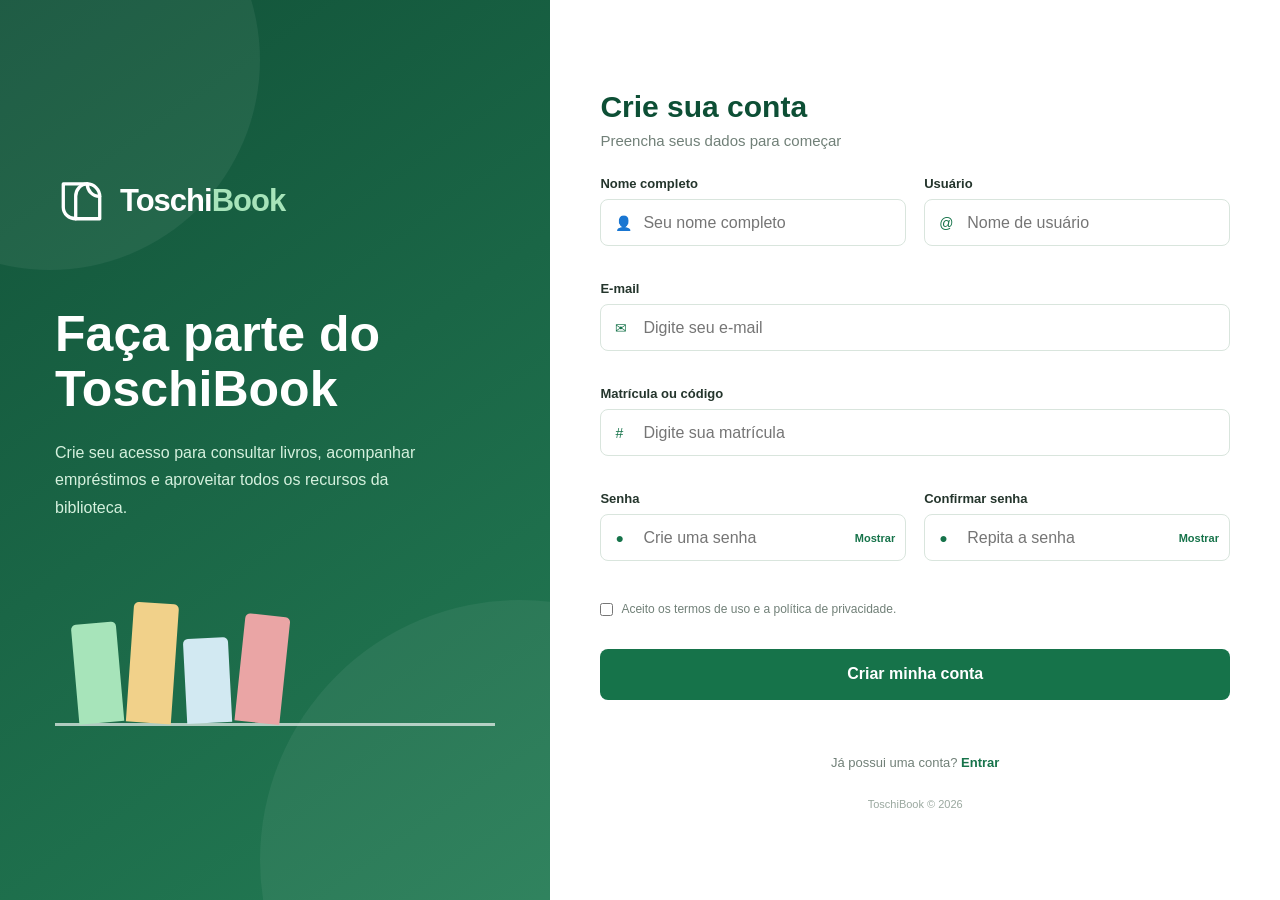
<file: Downloads/projeto bibliotecaa/html/cadastro.html>
<!DOCTYPE html>
<html lang="pt-BR">
<head>
    <meta charset="UTF-8">
    <meta name="viewport" content="width=device-width, initial-scale=1.0">

    <title>Cadastro | ToschiBook</title>

    <link rel="stylesheet" href="/css/cadastro.css">
</head>
<body>

    <main class="register-page">

        <section class="brand-panel">
            <div class="brand-content">

                <div class="logo">
                    <div class="logo-icon">
                        <svg viewBox="0 0 64 64" aria-hidden="true">
                            <path
                                d="M10 12h29c8 0 15 7 15 15v27H25c-8 0-15-6-15-14V12Z"
                                fill="none"
                                stroke="currentColor"
                                stroke-width="4"
                                stroke-linejoin="round"
                            />

                            <path
                                d="M25 54V27c0-8 6-15 14-15"
                                fill="none"
                                stroke="currentColor"
                                stroke-width="4"
                                stroke-linecap="round"
                            />

                            <path
                                d="M39 12c0 8 6 15 15 15"
                                fill="none"
                                stroke="currentColor"
                                stroke-width="4"
                                stroke-linecap="round"
                            />
                        </svg>
                    </div>

                    <span>Toschi<span>Book</span></span>
                </div>

                <div class="welcome-text">
                    <h1>Faça parte do ToschiBook</h1>

                    <p>
                        Crie seu acesso para consultar livros, acompanhar empréstimos
                        e aproveitar todos os recursos da biblioteca.
                    </p>
                </div>

                <div class="books-decoration">
                    <span class="book book-one"></span>
                    <span class="book book-two"></span>
                    <span class="book book-three"></span>
                    <span class="book book-four"></span>
                </div>

            </div>
        </section>

        <section class="form-panel">
            <div class="register-card">

                <div class="mobile-logo logo">
                    <div class="logo-icon">
                        <svg viewBox="0 0 64 64" aria-hidden="true">
                            <path
                                d="M10 12h29c8 0 15 7 15 15v27H25c-8 0-15-6-15-14V12Z"
                                fill="none"
                                stroke="currentColor"
                                stroke-width="4"
                                stroke-linejoin="round"
                            />

                            <path
                                d="M25 54V27c0-8 6-15 14-15"
                                fill="none"
                                stroke="currentColor"
                                stroke-width="4"
                                stroke-linecap="round"
                            />

                            <path
                                d="M39 12c0 8 6 15 15 15"
                                fill="none"
                                stroke="currentColor"
                                stroke-width="4"
                                stroke-linecap="round"
                            />
                        </svg>
                    </div>

                    <span>Toschi<span>Book</span></span>
                </div>

                <div class="form-header">
                    <h2>Crie sua conta</h2>
                    <p>Preencha seus dados para começar</p>
                </div>

                <form id="registerForm" novalidate>

                    <div class="form-row">
                        <div class="input-group">
                            <label for="name">Nome completo</label>

                            <div class="input-wrapper">
                                <span class="input-icon">👤</span>

                                <input
                                    type="text"
                                    id="name"
                                    name="name"
                                    placeholder="Seu nome completo"
                                    autocomplete="name"
                                >
                            </div>

                            <small class="error-message" id="nameError"></small>
                        </div>

                        <div class="input-group">
                            <label for="username">Usuário</label>

                            <div class="input-wrapper">
                                <span class="input-icon">@</span>

                                <input
                                    type="text"
                                    id="username"
                                    name="username"
                                    placeholder="Nome de usuário"
                                    autocomplete="username"
                                >
                            </div>

                            <small class="error-message" id="usernameError"></small>
                        </div>
                    </div>

                    <div class="input-group">
                        <label for="email">E-mail</label>

                        <div class="input-wrapper">
                            <span class="input-icon">✉</span>

                            <input
                                type="email"
                                id="email"
                                name="email"
                                placeholder="Digite seu e-mail"
                                autocomplete="email"
                            >
                        </div>

                        <small class="error-message" id="emailError"></small>
                    </div>

                    <div class="input-group">
                        <label for="registration">Matrícula ou código</label>

                        <div class="input-wrapper">
                            <span class="input-icon">#</span>

                            <input
                                type="text"
                                id="registration"
                                name="registration"
                                placeholder="Digite sua matrícula"
                            >
                        </div>

                        <small class="error-message" id="registrationError"></small>
                    </div>

                    <div class="form-row">
                        <div class="input-group">
                            <label for="password">Senha</label>

                            <div class="input-wrapper">
                                <span class="input-icon">●</span>

                                <input
                                    type="password"
                                    id="password"
                                    name="password"
                                    placeholder="Crie uma senha"
                                    autocomplete="new-password"
                                >

                                <button
                                    type="button"
                                    class="show-password"
                                    data-target="password"
                                >
                                    Mostrar
                                </button>
                            </div>

                            <small class="error-message" id="passwordError"></small>
                        </div>

                        <div class="input-group">
                            <label for="confirmPassword">Confirmar senha</label>

                            <div class="input-wrapper">
                                <span class="input-icon">●</span>

                                <input
                                    type="password"
                                    id="confirmPassword"
                                    name="confirmPassword"
                                    placeholder="Repita a senha"
                                    autocomplete="new-password"
                                >

                                <button
                                    type="button"
                                    class="show-password"
                                    data-target="confirmPassword"
                                >
                                    Mostrar
                                </button>
                            </div>

                            <small class="error-message" id="confirmPasswordError"></small>
                        </div>
                    </div>

                    <label class="terms">
                        <input type="checkbox" id="terms">
                        <span>
                            Aceito os termos de uso e a política de privacidade.
                        </span>
                    </label>

                    <small class="error-message" id="termsError"></small>

                    <button
                        type="submit"
                        class="register-button"
                        id="registerButton"
                    >
                        <span class="button-text">Criar minha conta</span>
                        <span class="loading-spinner"></span>
                    </button>

                    <p class="status-message" id="statusMessage"></p>

                </form>

                <div class="login-link">
                    Já possui uma conta?
                    <a href="index.html">Entrar</a>
                </div>

                <div class="form-footer">
                    ToschiBook &copy; <span id="currentYear"></span>
                </div>

            </div>
        </section>

    </main>

    <script src="/javascript/cadastro.js"></script>
</body>
</html>
</file>
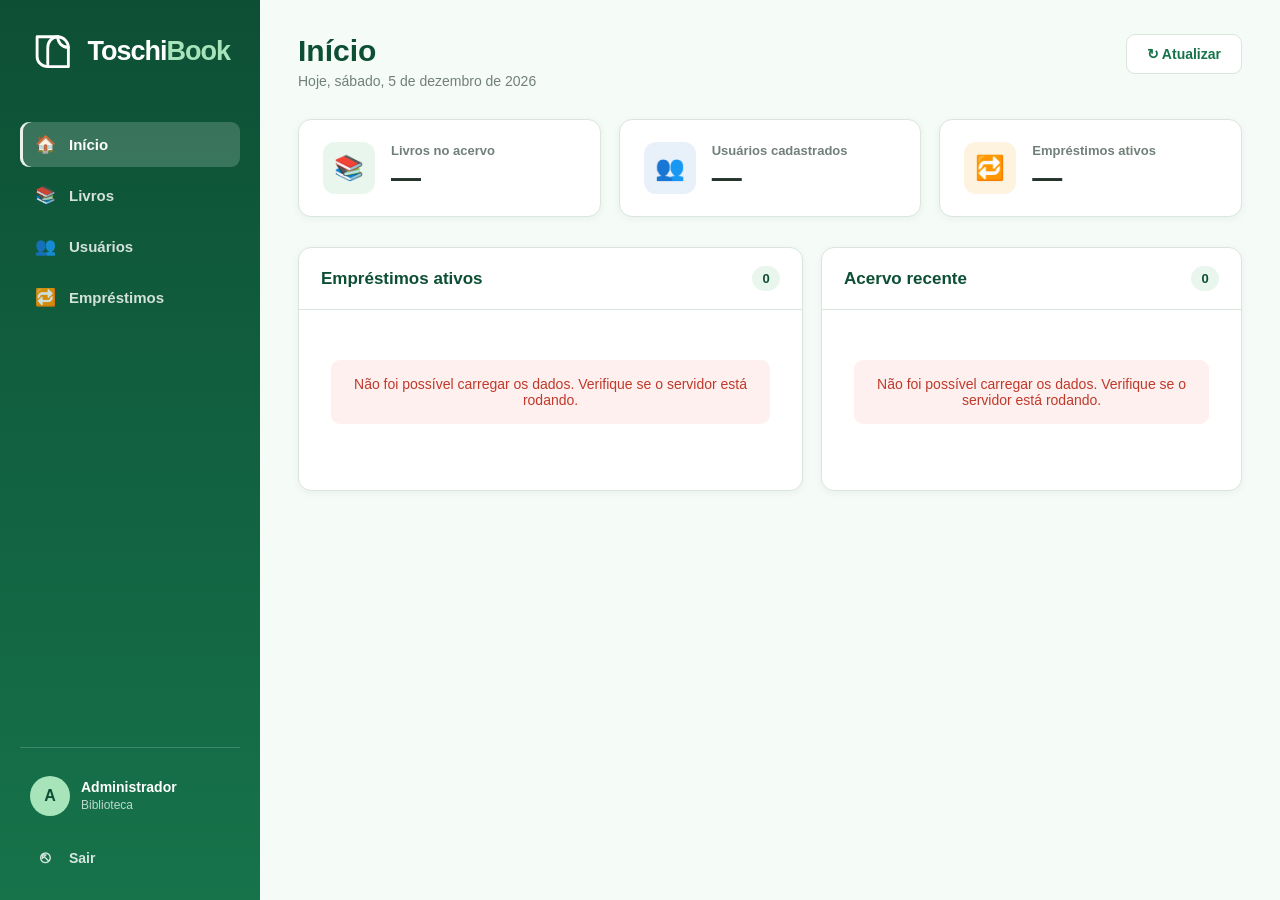
<file: Downloads/projeto bibliotecaa/html/dashboard.html>
<!DOCTYPE html>
<html lang="pt-BR">
<head>
    <meta charset="UTF-8">
    <meta name="viewport" content="width=device-width, initial-scale=1.0">

    <title>Início | ToschiBook</title>

    <link rel="stylesheet" href="/css/style.css">
    <link rel="stylesheet" href="/css/dashboard.css">
</head>
<body class="dashboard-body">

    <div class="dashboard-layout">

        <!-- Barra lateral -->
        <aside class="sidebar">
            <div class="sidebar-brand logo">
                <div class="logo-icon">
                    <svg viewBox="0 0 64 64" aria-hidden="true">
                        <path d="M10 12h29c8 0 15 7 15 15v27H25c-8 0-15-6-15-14V12Z"
                              fill="none"
                              stroke="currentColor"
                              stroke-width="4"
                              stroke-linejoin="round"/>
                        <path d="M25 54V27c0-8 6-15 14-15"
                              fill="none"
                              stroke="currentColor"
                              stroke-width="4"
                              stroke-linecap="round"/>
                        <path d="M39 12c0 8 6 15 15 15"
                              fill="none"
                              stroke="currentColor"
                              stroke-width="4"
                              stroke-linecap="round"/>
                    </svg>
                </div>
                <span>Toschi<span>Book</span></span>
            </div>

            <nav class="sidebar-nav">
                <a href="dashboard.html" class="nav-item active" aria-current="page">
                    <span class="nav-icon">🏠</span>
                    Início
                </a>
                <a href="livros.html" class="nav-item">
                    <span class="nav-icon">📚</span>
                    Livros
                </a>
                <a href="usuarios.html" class="nav-item">
                    <span class="nav-icon">👥</span>
                    Usuários
                </a>
                <a href="emprestimos.html" class="nav-item">
                    <span class="nav-icon">🔁</span>
                    Empréstimos
                </a>
            </nav>

            <div class="sidebar-footer">
                <div class="admin-chip">
                    <span class="admin-avatar">A</span>
                    <div class="admin-info">
                        <strong>Administrador</strong>
                        <small>Biblioteca</small>
                    </div>
                </div>

                <a href="index.html" class="logout-link" id="logoutLink">
                    <span class="nav-icon">⎋</span>
                    Sair
                </a>
            </div>
        </aside>

        <!-- Conteúdo principal -->
        <div class="dashboard-main">

            <header class="topbar">
                <div class="topbar-title">
                    <h1>Início</h1>
                    <p id="todayDate">Carregando data...</p>
                </div>

                <div class="topbar-actions">
                    <button class="refresh-button" id="refreshButton" type="button">
                        ↻ Atualizar
                    </button>
                </div>
            </header>

            <!-- Cards de estatísticas -->
            <section class="stats-grid" aria-label="Estatísticas da biblioteca">
                <article class="stat-card">
                    <div class="stat-icon stat-icon-green">📚</div>
                    <div class="stat-info">
                        <span class="stat-label">Livros no acervo</span>
                        <strong class="stat-value" id="statLivros">—</strong>
                    </div>
                </article>

                <article class="stat-card">
                    <div class="stat-icon stat-icon-blue">👥</div>
                    <div class="stat-info">
                        <span class="stat-label">Usuários cadastrados</span>
                        <strong class="stat-value" id="statUsuarios">—</strong>
                    </div>
                </article>

                <article class="stat-card">
                    <div class="stat-icon stat-icon-yellow">🔁</div>
                    <div class="stat-info">
                        <span class="stat-label">Empréstimos ativos</span>
                        <strong class="stat-value" id="statEmprestimos">—</strong>
                    </div>
                </article>
            </section>

            <!-- Conteúdo dinâmico -->
            <section class="content-grid">

                <div class="panel">
                    <div class="panel-header">
                        <h2>Empréstimos ativos</h2>
                        <span class="panel-badge" id="emprestimosCount">0</span>
                    </div>

                    <div class="panel-body">
                        <div class="empty-state" id="emprestimosEmpty" hidden>
                            <span class="empty-icon">📭</span>
                            <p>Nenhum empréstimo ativo no momento.</p>
                        </div>

                        <div class="table-wrapper">
                            <table class="data-table" id="emprestimosTable" hidden>
                                <thead>
                                    <tr>
                                        <th>Livro</th>
                                        <th>Aluno</th>
                                        <th>Turma</th>
                                        <th>Data</th>
                                    </tr>
                                </thead>
                                <tbody id="emprestimosBody"></tbody>
                            </table>
                        </div>
                    </div>
                </div>

                <div class="panel">
                    <div class="panel-header">
                        <h2>Acervo recente</h2>
                        <span class="panel-badge" id="livrosCount">0</span>
                    </div>

                    <div class="panel-body">
                        <div class="empty-state" id="livrosEmpty" hidden>
                            <span class="empty-icon">📚</span>
                            <p>Nenhum livro cadastrado ainda.</p>
                        </div>

                        <ul class="book-list" id="livrosList"></ul>
                    </div>
                </div>

            </section>

        </div>

    </div>

    <script src="/javascript/api.js"></script>
    <script src="/javascript/dashboard.js"></script>
</body>
</html>
</file>
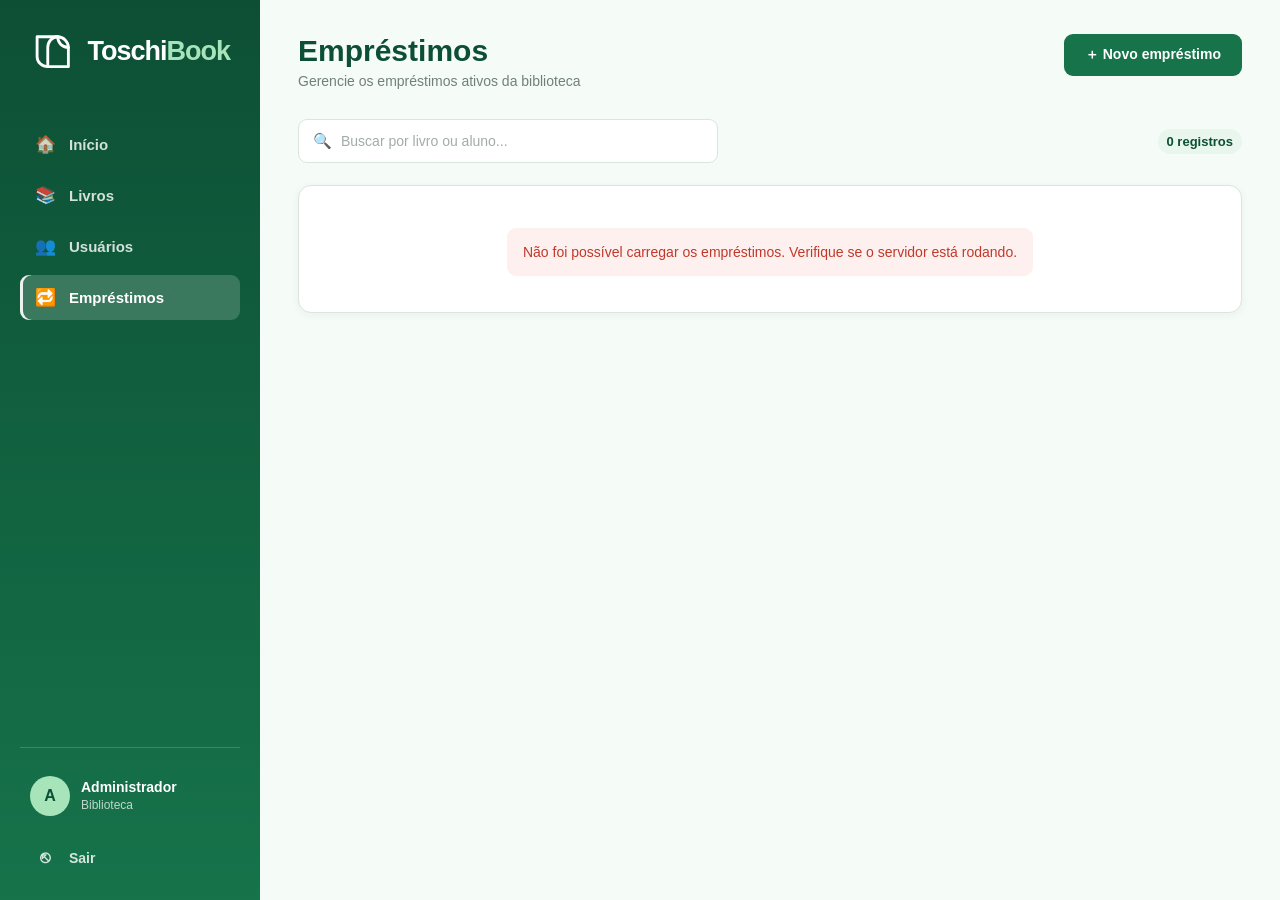
<file: Downloads/projeto bibliotecaa/html/emprestimos.html>
<!DOCTYPE html>
<html lang="pt-BR">
<head>
    <meta charset="UTF-8">
    <meta name="viewport" content="width=device-width, initial-scale=1.0">

    <title>Empréstimos | ToschiBook</title>

    <link rel="stylesheet" href="/css/style.css">
    <link rel="stylesheet" href="/css/dashboard.css">
    <link rel="stylesheet" href="/css/paginas.css">
</head>
<body class="dashboard-body">

    <div class="dashboard-layout">

        <!-- Barra lateral -->
        <aside class="sidebar">
            <div class="sidebar-brand logo">
                <div class="logo-icon">
                    <svg viewBox="0 0 64 64" aria-hidden="true">
                        <path d="M10 12h29c8 0 15 7 15 15v27H25c-8 0-15-6-15-14V12Z"
                              fill="none" stroke="currentColor" stroke-width="4" stroke-linejoin="round"/>
                        <path d="M25 54V27c0-8 6-15 14-15"
                              fill="none" stroke="currentColor" stroke-width="4" stroke-linecap="round"/>
                        <path d="M39 12c0 8 6 15 15 15"
                              fill="none" stroke="currentColor" stroke-width="4" stroke-linecap="round"/>
                    </svg>
                </div>
                <span>Toschi<span>Book</span></span>
            </div>

            <nav class="sidebar-nav">
                <a href="dashboard.html" class="nav-item">
                    <span class="nav-icon">🏠</span>
                    Início
                </a>
                <a href="livros.html" class="nav-item">
                    <span class="nav-icon">📚</span>
                    Livros
                </a>
                <a href="usuarios.html" class="nav-item">
                    <span class="nav-icon">👥</span>
                    Usuários
                </a>
                <a href="emprestimos.html" class="nav-item active" aria-current="page">
                    <span class="nav-icon">🔁</span>
                    Empréstimos
                </a>
            </nav>

            <div class="sidebar-footer">
                <div class="admin-chip">
                    <span class="admin-avatar">A</span>
                    <div class="admin-info">
                        <strong>Administrador</strong>
                        <small>Biblioteca</small>
                    </div>
                </div>

                <a href="index.html" class="logout-link">
                    <span class="nav-icon">⎋</span>
                    Sair
                </a>
            </div>
        </aside>

        <!-- Conteúdo principal -->
        <div class="dashboard-main">

            <header class="topbar">
                <div class="topbar-title">
                    <h1>Empréstimos</h1>
                    <p>Gerencie os empréstimos ativos da biblioteca</p>
                </div>

                <div class="topbar-actions">
                    <button class="btn btn-primary" id="btnNovoEmprestimo" type="button">
                        ＋ Novo empréstimo
                    </button>
                </div>
            </header>

            <div class="page-toolbar">
                <div class="search-box">
                    <span class="search-icon">🔍</span>
                    <input
                        type="search"
                        id="buscaEmprestimo"
                        placeholder="Buscar por livro ou aluno..."
                        autocomplete="off"
                    >
                </div>

                <span class="panel-badge" id="emprestimosCount">0 registros</span>
            </div>

            <div class="panel">
                <div class="panel-body panel-body-tight">
                    <div class="empty-state" id="emprestimosEmpty" hidden>
                        <span class="empty-icon">📭</span>
                        <p>Nenhum empréstimo encontrado.</p>
                    </div>

                    <div class="table-wrapper">
                        <table class="data-table" id="emprestimosTable" hidden>
                            <thead>
                                <tr>
                                    <th>Livro</th>
                                    <th>Aluno</th>
                                    <th>Turma</th>
                                    <th>Data</th>
                                    <th>Status</th>
                                    <th>Ações</th>
                                </tr>
                            </thead>
                            <tbody id="emprestimosBody"></tbody>
                        </table>
                    </div>
                </div>
            </div>

        </div>

    </div>

    <!-- Modal de novo empréstimo -->
    <div class="modal-overlay" id="modalEmprestimo" hidden>
        <div class="modal" role="dialog" aria-modal="true" aria-labelledby="modalTitulo">
            <div class="modal-header">
                <h2 id="modalTitulo">Novo empréstimo</h2>
                <button class="modal-close" id="fecharModal" type="button" aria-label="Fechar">×</button>
            </div>

            <div class="modal-body">
                <form id="formEmprestimo" novalidate>
                    <div class="form-grid">
                        <div class="form-group full">
                            <label for="livroSelect">Livro</label>
                            <select id="livroSelect" required>
                                <option value="">Selecione um livro...</option>
                            </select>
                            <small class="select-hint" id="livroHint"></small>
                        </div>

                        <div class="form-group full">
                            <label for="usuarioSelect">Aluno</label>
                            <select id="usuarioSelect" required>
                                <option value="">Selecione um aluno...</option>
                            </select>
                        </div>
                    </div>

                    <div class="modal-actions">
                        <button type="button" class="btn btn-secondary" id="cancelarModal">Cancelar</button>
                        <button type="submit" class="btn btn-primary" id="salvarEmprestimo">Registrar</button>
                    </div>
                </form>
            </div>
        </div>
    </div>

    <script src="/javascript/api.js"></script>
    <script src="/javascript/emprestimos.js"></script>
</body>
</html>
</file>
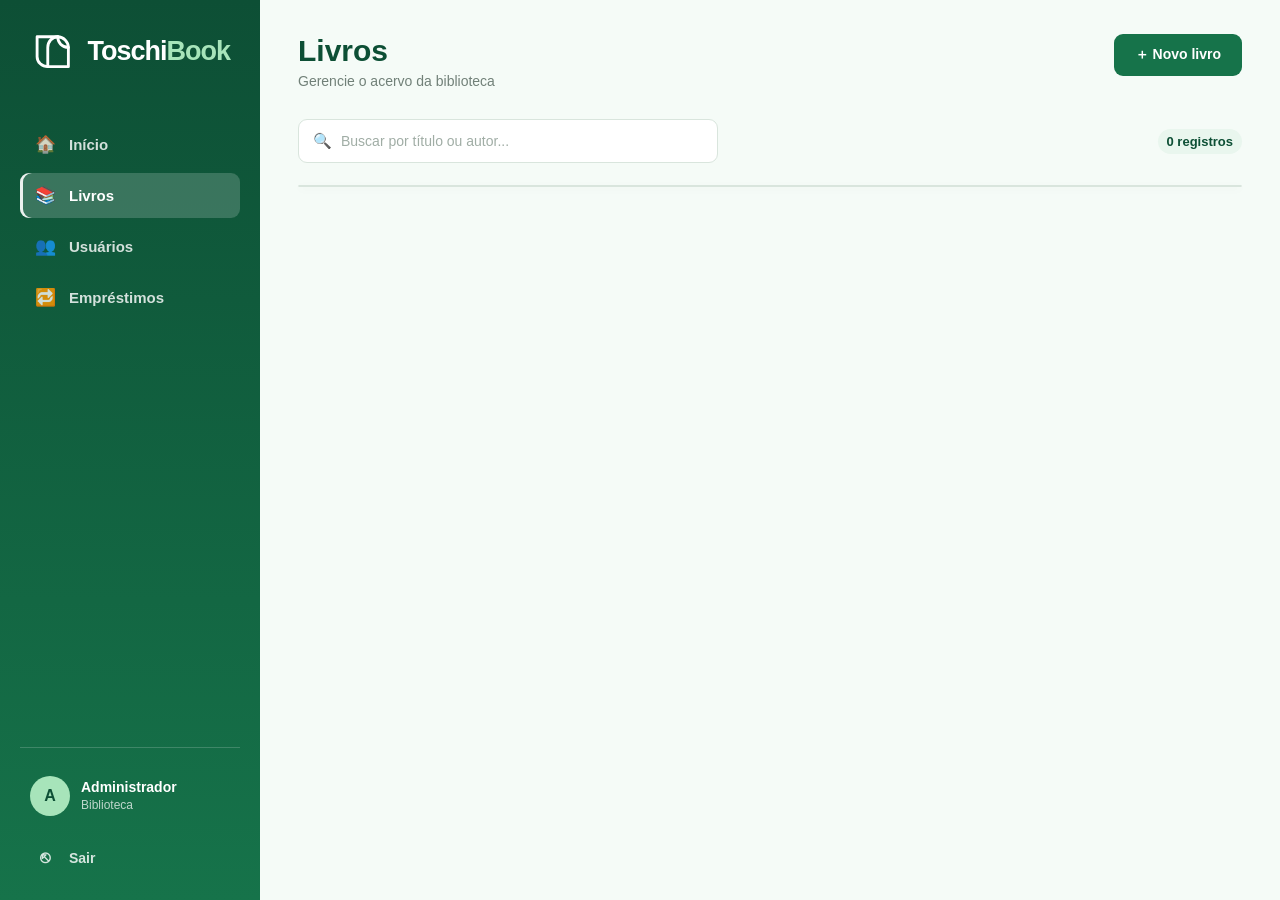
<file: Downloads/projeto bibliotecaa/html/livros.html>
<!DOCTYPE html>
<html lang="pt-BR">
<head>
    <meta charset="UTF-8">
    <meta name="viewport" content="width=device-width, initial-scale=1.0">

    <title>Livros | ToschiBook</title>

    <link rel="stylesheet" href="/css/style.css">
    <link rel="stylesheet" href="/css/dashboard.css">
    <link rel="stylesheet" href="/css/paginas.css">
</head>
<body class="dashboard-body">

    <div class="dashboard-layout">

        <!-- Barra lateral -->
        <aside class="sidebar">
            <div class="sidebar-brand logo">
                <div class="logo-icon">
                    <svg viewBox="0 0 64 64" aria-hidden="true">
                        <path d="M10 12h29c8 0 15 7 15 15v27H25c-8 0-15-6-15-14V12Z"
                              fill="none" stroke="currentColor" stroke-width="4" stroke-linejoin="round"/>
                        <path d="M25 54V27c0-8 6-15 14-15"
                              fill="none" stroke="currentColor" stroke-width="4" stroke-linecap="round"/>
                        <path d="M39 12c0 8 6 15 15 15"
                              fill="none" stroke="currentColor" stroke-width="4" stroke-linecap="round"/>
                    </svg>
                </div>
                <span>Toschi<span>Book</span></span>
            </div>

            <nav class="sidebar-nav">
                <a href="dashboard.html" class="nav-item">
                    <span class="nav-icon">🏠</span>
                    Início
                </a>
                <a href="livros.html" class="nav-item active" aria-current="page">
                    <span class="nav-icon">📚</span>
                    Livros
                </a>
                <a href="usuarios.html" class="nav-item">
                    <span class="nav-icon">👥</span>
                    Usuários
                </a>
                <a href="emprestimos.html" class="nav-item">
                    <span class="nav-icon">🔁</span>
                    Empréstimos
                </a>
            </nav>

            <div class="sidebar-footer">
                <div class="admin-chip">
                    <span class="admin-avatar">A</span>
                    <div class="admin-info">
                        <strong>Administrador</strong>
                        <small>Biblioteca</small>
                    </div>
                </div>

                <a href="index.html" class="logout-link">
                    <span class="nav-icon">⎋</span>
                    Sair
                </a>
            </div>
        </aside>

        <!-- Conteúdo principal -->
        <div class="dashboard-main">

            <header class="topbar">
                <div class="topbar-title">
                    <h1>Livros</h1>
                    <p>Gerencie o acervo da biblioteca</p>
                </div>

                <div class="topbar-actions">
                    <button class="btn btn-primary" id="btnNovoLivro" type="button">
                        ＋ Novo livro
                    </button>
                </div>
            </header>

            <div class="page-toolbar">
                <div class="search-box">
                    <span class="search-icon">🔍</span>
                    <input
                        type="search"
                        id="buscaLivro"
                        placeholder="Buscar por título ou autor..."
                        autocomplete="off"
                    >
                </div>

                <span class="panel-badge" id="livrosCount">0 registros</span>
            </div>

            <div class="panel">
                <div class="panel-body panel-body-tight">
                    <div class="empty-state" id="livrosEmpty" hidden>
                        <span class="empty-icon">📚</span>
                        <p>Nenhum livro encontrado.</p>
                    </div>

                    <div class="table-wrapper">
                        <table class="data-table" id="livrosTable" hidden>
                            <thead>
                                <tr>
                                    <th>Título</th>
                                    <th>Autor</th>
                                    <th>Ano</th>
                                    <th>Categoria</th>
                                    <th>Exemplares</th>
                                    <th>Ações</th>
                                </tr>
                            </thead>
                            <tbody id="livrosBody"></tbody>
                        </table>
                    </div>
                </div>
            </div>

        </div>

    </div>

    <!-- Modal de cadastro/edição -->
    <div class="modal-overlay" id="modalLivro" hidden>
        <div class="modal" role="dialog" aria-modal="true" aria-labelledby="modalTitulo">
            <div class="modal-header">
                <h2 id="modalTitulo">Novo livro</h2>
                <button class="modal-close" id="fecharModal" type="button" aria-label="Fechar">×</button>
            </div>

            <div class="modal-body">
                <form id="formLivro" novalidate>
                    <input type="hidden" id="livroId">

                    <div class="form-grid">
                        <div class="form-group full">
                            <label for="titulo">Título</label>
                            <input type="text" id="titulo" placeholder="Título do livro" required>
                        </div>

                        <div class="form-group full">
                            <label for="autor">Autor</label>
                            <input type="text" id="autor" placeholder="Nome do autor" required>
                        </div>

                        <div class="form-group">
                            <label for="ano">Ano</label>
                            <input type="number" id="ano" placeholder="Ex.: 2020" min="0" max="2100">
                        </div>

                        <div class="form-group">
                            <label for="quantidade">Quantidade</label>
                            <input type="number" id="quantidade" placeholder="1" min="1">
                        </div>

                        <div class="form-group full">
                            <label for="categoria">Categoria</label>
                            <input type="text" id="categoria" placeholder="Ex.: Ficção, Didático...">
                        </div>
                    </div>

                    <div class="modal-actions">
                        <button type="button" class="btn btn-secondary" id="cancelarModal">Cancelar</button>
                        <button type="submit" class="btn btn-primary" id="salvarLivro">Salvar</button>
                    </div>
                </form>
            </div>
        </div>
    </div>

    <script src="/javascript/api.js"></script>
    <script src="/javascript/livros.js"></script>
</body>
</html>
</file>
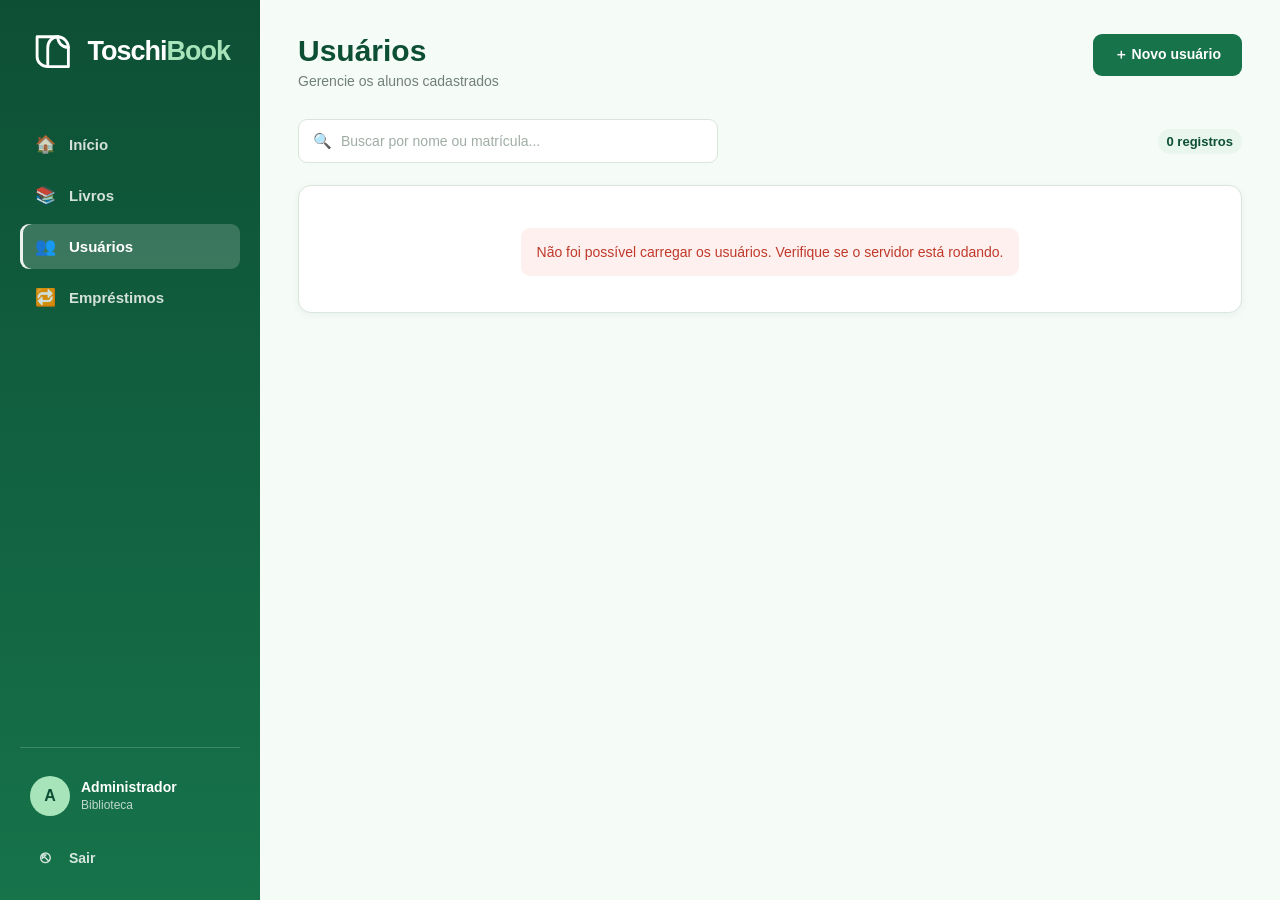
<file: Downloads/projeto bibliotecaa/html/usuarios.html>
<!DOCTYPE html>
<html lang="pt-BR">
<head>
    <meta charset="UTF-8">
    <meta name="viewport" content="width=device-width, initial-scale=1.0">

    <title>Usuários | ToschiBook</title>

    <link rel="stylesheet" href="/css/style.css">
    <link rel="stylesheet" href="/css/dashboard.css">
    <link rel="stylesheet" href="/css/paginas.css">
</head>
<body class="dashboard-body">

    <div class="dashboard-layout">

        <!-- Barra lateral -->
        <aside class="sidebar">
            <div class="sidebar-brand logo">
                <div class="logo-icon">
                    <svg viewBox="0 0 64 64" aria-hidden="true">
                        <path d="M10 12h29c8 0 15 7 15 15v27H25c-8 0-15-6-15-14V12Z"
                              fill="none" stroke="currentColor" stroke-width="4" stroke-linejoin="round"/>
                        <path d="M25 54V27c0-8 6-15 14-15"
                              fill="none" stroke="currentColor" stroke-width="4" stroke-linecap="round"/>
                        <path d="M39 12c0 8 6 15 15 15"
                              fill="none" stroke="currentColor" stroke-width="4" stroke-linecap="round"/>
                    </svg>
                </div>
                <span>Toschi<span>Book</span></span>
            </div>

            <nav class="sidebar-nav">
                <a href="dashboard.html" class="nav-item">
                    <span class="nav-icon">🏠</span>
                    Início
                </a>
                <a href="livros.html" class="nav-item">
                    <span class="nav-icon">📚</span>
                    Livros
                </a>
                <a href="usuarios.html" class="nav-item active" aria-current="page">
                    <span class="nav-icon">👥</span>
                    Usuários
                </a>
                <a href="emprestimos.html" class="nav-item">
                    <span class="nav-icon">🔁</span>
                    Empréstimos
                </a>
            </nav>

            <div class="sidebar-footer">
                <div class="admin-chip">
                    <span class="admin-avatar">A</span>
                    <div class="admin-info">
                        <strong>Administrador</strong>
                        <small>Biblioteca</small>
                    </div>
                </div>

                <a href="index.html" class="logout-link">
                    <span class="nav-icon">⎋</span>
                    Sair
                </a>
            </div>
        </aside>

        <!-- Conteúdo principal -->
        <div class="dashboard-main">

            <header class="topbar">
                <div class="topbar-title">
                    <h1>Usuários</h1>
                    <p>Gerencie os alunos cadastrados</p>
                </div>

                <div class="topbar-actions">
                    <button class="btn btn-primary" id="btnNovoUsuario" type="button">
                        ＋ Novo usuário
                    </button>
                </div>
            </header>

            <div class="page-toolbar">
                <div class="search-box">
                    <span class="search-icon">🔍</span>
                    <input
                        type="search"
                        id="buscaUsuario"
                        placeholder="Buscar por nome ou matrícula..."
                        autocomplete="off"
                    >
                </div>

                <span class="panel-badge" id="usuariosCount">0 registros</span>
            </div>

            <div class="panel">
                <div class="panel-body panel-body-tight">
                    <div class="empty-state" id="usuariosEmpty" hidden>
                        <span class="empty-icon">👥</span>
                        <p>Nenhum usuário encontrado.</p>
                    </div>

                    <div class="table-wrapper">
                        <table class="data-table" id="usuariosTable" hidden>
                            <thead>
                                <tr>
                                    <th>Nome</th>
                                    <th>E-mail</th>
                                    <th>Matrícula</th>
                                    <th>Turma</th>
                                    <th>Ações</th>
                                </tr>
                            </thead>
                            <tbody id="usuariosBody"></tbody>
                        </table>
                    </div>
                </div>
            </div>

        </div>

    </div>

    <!-- Modal de cadastro/edição -->
    <div class="modal-overlay" id="modalUsuario" hidden>
        <div class="modal" role="dialog" aria-modal="true" aria-labelledby="modalTitulo">
            <div class="modal-header">
                <h2 id="modalTitulo">Novo usuário</h2>
                <button class="modal-close" id="fecharModal" type="button" aria-label="Fechar">×</button>
            </div>

            <div class="modal-body">
                <form id="formUsuario" novalidate>
                    <input type="hidden" id="usuarioId">

                    <div class="form-grid">
                        <div class="form-group full">
                            <label for="nome">Nome completo</label>
                            <input type="text" id="nome" placeholder="Nome do aluno" required>
                        </div>

                        <div class="form-group full">
                            <label for="email">E-mail</label>
                            <input type="email" id="email" placeholder="email@exemplo.com" required>
                        </div>

                        <div class="form-group">
                            <label for="matricula">Matrícula</label>
                            <input type="text" id="matricula" placeholder="Nº da matrícula" required>
                        </div>

                        <div class="form-group">
                            <label for="turma">Turma</label>
                            <input type="text" id="turma" placeholder="Ex.: 3º A">
                        </div>
                    </div>

                    <div class="modal-actions">
                        <button type="button" class="btn btn-secondary" id="cancelarModal">Cancelar</button>
                        <button type="submit" class="btn btn-primary" id="salvarUsuario">Salvar</button>
                    </div>
                </form>
            </div>
        </div>
    </div>

    <script src="/javascript/api.js"></script>
    <script src="/javascript/usuarios.js"></script>
</body>
</html>
</file>
<file: css/style.css>
:root {
    --primary-green: #16734a;
    --dark-green: #0d4f35;
    --light-green: #e9f6ee;
    --soft-green: #f5fbf7;
    --text-color: #24352c;
    --muted-color: #718078;
    --border-color: #d9e5dd;
    --error-color: #c0392b;
    --white: #ffffff;
}

* {
    margin: 0;
    padding: 0;
    box-sizing: border-box;
}

body {
    min-height: 100vh;
    font-family: Arial, Helvetica, sans-serif;
    color: var(--text-color);
    background: var(--soft-green);
}

button,
input {
    font: inherit;
}

button {
    cursor: pointer;
}

.login-page {
    display: flex;
    min-height: 100vh;
}

/* Painel verde */

.brand-panel {
    position: relative;
    display: flex;
    align-items: center;
    justify-content: center;
    width: 48%;
    min-height: 100vh;
    overflow: hidden;
    color: var(--white);
    background:
        linear-gradient(
            145deg,
            rgba(13, 79, 53, 0.98),
            rgba(22, 115, 74, 0.94)
        );
}

.brand-panel::before,
.brand-panel::after {
    content: "";
    position: absolute;
    border-radius: 50%;
    background: rgba(255, 255, 255, 0.06);
}

.brand-panel::before {
    width: 420px;
    height: 420px;
    top: -150px;
    left: -160px;
}

.brand-panel::after {
    width: 520px;
    height: 520px;
    right: -230px;
    bottom: -220px;
}

.brand-content {
    position: relative;
    z-index: 1;
    width: min(80%, 480px);
}

.logo {
    display: flex;
    align-items: center;
    gap: 12px;
    font-size: 31px;
    font-weight: 700;
    letter-spacing: -1px;
}

.logo > span > span {
    color: #a7e4ba;
}

.logo-icon {
    display: flex;
    align-items: center;
    justify-content: center;
    width: 53px;
    height: 53px;
    color: var(--white);
}

.logo-icon svg {
    width: 100%;
    height: 100%;
}

.welcome-text {
    margin-top: 80px;
}

.welcome-text h1 {
    max-width: 420px;
    margin-bottom: 24px;
    font-size: clamp(32px, 4vw, 52px);
    line-height: 1.1;
}

.welcome-text p {
    max-width: 410px;
    color: #d5f1de;
    font-size: 17px;
    line-height: 1.7;
}

.books-decoration {
    display: flex;
    align-items: end;
    gap: 10px;
    height: 130px;
    margin-top: 75px;
    padding-left: 20px;
    border-bottom: 3px solid rgba(255, 255, 255, 0.65);
}

.book {
    display: block;
    width: 48px;
    border-radius: 5px 5px 0 0;
    box-shadow: 5px 0 0 rgba(0, 0, 0, 0.08);
}

.book-one {
    height: 100px;
    background: #a7e4ba;
    transform: rotate(-5deg);
}

.book-two {
    height: 120px;
    background: #f1d18a;
    transform: rotate(4deg);
}

.book-three {
    height: 85px;
    background: #d2e9f2;
    transform: rotate(-3deg);
}

.book-four {
    height: 108px;
    background: #eaa5a5;
    transform: rotate(6deg);
}

/* Painel do formulário */

.form-panel {
    display: flex;
    align-items: center;
    justify-content: center;
    width: 52%;
    padding: 40px;
    background: var(--white);
}

.login-card {
    width: min(100%, 430px);
}

.form-header {
    margin-bottom: 36px;
}

.form-header h2 {
    margin-bottom: 10px;
    color: var(--dark-green);
    font-size: 30px;
}

.form-header p {
    color: var(--muted-color);
    font-size: 15px;
}

.mobile-logo {
    display: none;
}

.input-group {
    margin-bottom: 22px;
}

.input-group label {
    display: block;
    margin-bottom: 9px;
    color: var(--text-color);
    font-size: 14px;
    font-weight: 600;
}

.input-wrapper {
    position: relative;
    display: flex;
    align-items: center;
}

.input-icon {
    position: absolute;
    left: 16px;
    z-index: 1;
    color: var(--primary-green);
    font-size: 15px;
}

.input-wrapper input {
    width: 100%;
    height: 52px;
    padding: 0 16px 0 45px;
    border: 1px solid var(--border-color);
    border-radius: 9px;
    outline: none;
    color: var(--text-color);
    background: var(--white);
    transition: 0.2s ease;
}

.input-wrapper input::placeholder {
    color: #a0ada5;
}

.input-wrapper input:focus {
    border-color: var(--primary-green);
    box-shadow: 0 0 0 4px rgba(22, 115, 74, 0.1);
}

.input-wrapper input.input-error {
    border-color: var(--error-color);
}

.show-password {
    position: absolute;
    right: 13px;
    border: 0;
    color: var(--primary-green);
    background: transparent;
    font-size: 12px;
    font-weight: 600;
}

.show-password:hover {
    text-decoration: underline;
}

.error-message {
    display: block;
    min-height: 17px;
    margin-top: 6px;
    color: var(--error-color);
    font-size: 12px;
}

.form-options {
    display: flex;
    align-items: center;
    justify-content: space-between;
    margin: 3px 0 28px;
    font-size: 13px;
}

.remember-me {
    display: flex;
    align-items: center;
    gap: 8px;
    color: var(--muted-color);
    cursor: pointer;
}

.remember-me input {
    accent-color: var(--primary-green);
}

.form-options a {
    color: var(--primary-green);
    font-weight: 600;
    text-decoration: none;
}

.form-options a:hover {
    text-decoration: underline;
}

.login-button {
    display: flex;
    align-items: center;
    justify-content: center;
    width: 100%;
    height: 53px;
    border: 0;
    border-radius: 9px;
    color: var(--white);
    background: var(--primary-green);
    font-weight: 700;
    transition: 0.2s ease;
}

.login-button:hover {
    background: var(--dark-green);
    transform: translateY(-1px);
    box-shadow: 0 7px 16px rgba(22, 115, 74, 0.2);
}

.login-button:disabled {
    cursor: not-allowed;
    opacity: 0.75;
}

.loading-spinner {
    display: none;
    width: 19px;
    height: 19px;
    border: 3px solid rgba(255, 255, 255, 0.4);
    border-top-color: var(--white);
    border-radius: 50%;
    animation: spin 0.8s linear infinite;
}

.login-button.loading .button-text {
    display: none;
}

.login-button.loading .loading-spinner {
    display: block;
}

.status-message {
    min-height: 20px;
    margin-top: 15px;
    text-align: center;
    font-size: 13px;
}

.status-message.success {
    color: var(--primary-green);
}

.status-message.error {
    color: var(--error-color);
}

.form-footer {
    display: flex;
    flex-direction: column;
    gap: 8px;
    margin-top: 45px;
    color: #9aa89f;
    font-size: 12px;
    text-align: center;
}

.create-account-link {
    color: var(--primary-green);
    font-weight: 700;
    text-decoration: none;
}

.create-account-link:hover {
    text-decoration: underline;
}

@keyframes spin {
    to {
        transform: rotate(360deg);
    }
}

/* Responsividade */

@media (max-width: 850px) {
    .login-page {
        display: block;
    }

    .brand-panel {
        display: none;
    }

    .form-panel {
        width: 100%;
        min-height: 100vh;
        padding: 28px 22px;
    }

    .mobile-logo {
        display: flex;
        justify-content: center;
        margin-bottom: 55px;
        color: var(--primary-green);
    }

    .mobile-logo .logo-icon {
        color: var(--primary-green);
    }

    .form-header {
        margin-bottom: 30px;
    }
}

@media (max-width: 430px) {
    .form-panel {
        padding: 25px 18px;
    }

    .mobile-logo {
        margin-bottom: 42px;
        font-size: 27px;
    }

    .form-header h2 {
        font-size: 26px;
    }

    .form-options {
        align-items: flex-start;
        flex-direction: column;
        gap: 15px;
    }

    .form-footer {
        margin-top: 45px;
    }
}
</file>
<file: Downloads/projeto bibliotecaa/css/style.css>
:root {
    --primary-green: #16734a;
    --dark-green: #0d4f35;
    --light-green: #e9f6ee;
    --soft-green: #f5fbf7;
    --text-color: #24352c;
    --muted-color: #718078;
    --border-color: #d9e5dd;
    --error-color: #c0392b;
    --white: #ffffff;
}

* {
    margin: 0;
    padding: 0;
    box-sizing: border-box;
}

body {
    min-height: 100vh;
    font-family: Arial, Helvetica, sans-serif;
    color: var(--text-color);
    background: var(--soft-green);
}

button,
input {
    font: inherit;
}

button {
    cursor: pointer;
}

.login-page {
    display: flex;
    min-height: 100vh;
}

/* Painel verde */

.brand-panel {
    position: relative;
    display: flex;
    align-items: center;
    justify-content: center;
    width: 48%;
    min-height: 100vh;
    overflow: hidden;
    color: var(--white);
    background:
        linear-gradient(
            145deg,
            rgba(13, 79, 53, 0.98),
            rgba(22, 115, 74, 0.94)
        );
}

.brand-panel::before,
.brand-panel::after {
    content: "";
    position: absolute;
    border-radius: 50%;
    background: rgba(255, 255, 255, 0.06);
}

.brand-panel::before {
    width: 420px;
    height: 420px;
    top: -150px;
    left: -160px;
}

.brand-panel::after {
    width: 520px;
    height: 520px;
    right: -230px;
    bottom: -220px;
}

.brand-content {
    position: relative;
    z-index: 1;
    width: min(80%, 480px);
}

.logo {
    display: flex;
    align-items: center;
    gap: 12px;
    font-size: 31px;
    font-weight: 700;
    letter-spacing: -1px;
}

.logo > span > span {
    color: #a7e4ba;
}

.logo-icon {
    display: flex;
    align-items: center;
    justify-content: center;
    width: 53px;
    height: 53px;
    color: var(--white);
}

.logo-icon svg {
    width: 100%;
    height: 100%;
}

.welcome-text {
    margin-top: 80px;
}

.welcome-text h1 {
    max-width: 420px;
    margin-bottom: 24px;
    font-size: clamp(32px, 4vw, 52px);
    line-height: 1.1;
}

.welcome-text p {
    max-width: 410px;
    color: #d5f1de;
    font-size: 17px;
    line-height: 1.7;
}

.books-decoration {
    display: flex;
    align-items: end;
    gap: 10px;
    height: 130px;
    margin-top: 75px;
    padding-left: 20px;
    border-bottom: 3px solid rgba(255, 255, 255, 0.65);
}

.book {
    display: block;
    width: 48px;
    border-radius: 5px 5px 0 0;
    box-shadow: 5px 0 0 rgba(0, 0, 0, 0.08);
}

.book-one {
    height: 100px;
    background: #a7e4ba;
    transform: rotate(-5deg);
}

.book-two {
    height: 120px;
    background: #f1d18a;
    transform: rotate(4deg);
}

.book-three {
    height: 85px;
    background: #d2e9f2;
    transform: rotate(-3deg);
}

.book-four {
    height: 108px;
    background: #eaa5a5;
    transform: rotate(6deg);
}

/* Painel do formulário */

.form-panel {
    display: flex;
    align-items: center;
    justify-content: center;
    width: 52%;
    padding: 40px;
    background: var(--white);
}

.login-card {
    width: min(100%, 430px);
}

.form-header {
    margin-bottom: 36px;
}

.form-header h2 {
    margin-bottom: 10px;
    color: var(--dark-green);
    font-size: 30px;
}

.form-header p {
    color: var(--muted-color);
    font-size: 15px;
}

.mobile-logo {
    display: none;
}

.input-group {
    margin-bottom: 22px;
}

.input-group label {
    display: block;
    margin-bottom: 9px;
    color: var(--text-color);
    font-size: 14px;
    font-weight: 600;
}

.input-wrapper {
    position: relative;
    display: flex;
    align-items: center;
}

.input-icon {
    position: absolute;
    left: 16px;
    z-index: 1;
    color: var(--primary-green);
    font-size: 15px;
}

.input-wrapper input {
    width: 100%;
    height: 52px;
    padding: 0 16px 0 45px;
    border: 1px solid var(--border-color);
    border-radius: 9px;
    outline: none;
    color: var(--text-color);
    background: var(--white);
    transition: 0.2s ease;
}

.input-wrapper input::placeholder {
    color: #a0ada5;
}

.input-wrapper input:focus {
    border-color: var(--primary-green);
    box-shadow: 0 0 0 4px rgba(22, 115, 74, 0.1);
}

.input-wrapper input.input-error {
    border-color: var(--error-color);
}

.show-password {
    position: absolute;
    right: 13px;
    border: 0;
    color: var(--primary-green);
    background: transparent;
    font-size: 12px;
    font-weight: 600;
}

.show-password:hover {
    text-decoration: underline;
}

.error-message {
    display: block;
    min-height: 17px;
    margin-top: 6px;
    color: var(--error-color);
    font-size: 12px;
}

.form-options {
    display: flex;
    align-items: center;
    justify-content: space-between;
    margin: 3px 0 28px;
    font-size: 13px;
}

.remember-me {
    display: flex;
    align-items: center;
    gap: 8px;
    color: var(--muted-color);
    cursor: pointer;
}

.remember-me input {
    accent-color: var(--primary-green);
}

.form-options a {
    color: var(--primary-green);
    font-weight: 600;
    text-decoration: none;
}

.form-options a:hover {
    text-decoration: underline;
}

.login-button {
    display: flex;
    align-items: center;
    justify-content: center;
    width: 100%;
    height: 53px;
    border: 0;
    border-radius: 9px;
    color: var(--white);
    background: var(--primary-green);
    font-weight: 700;
    transition: 0.2s ease;
}

.login-button:hover {
    background: var(--dark-green);
    transform: translateY(-1px);
    box-shadow: 0 7px 16px rgba(22, 115, 74, 0.2);
}

.login-button:disabled {
    cursor: not-allowed;
    opacity: 0.75;
}

.loading-spinner {
    display: none;
    width: 19px;
    height: 19px;
    border: 3px solid rgba(255, 255, 255, 0.4);
    border-top-color: var(--white);
    border-radius: 50%;
    animation: spin 0.8s linear infinite;
}

.login-button.loading .button-text {
    display: none;
}

.login-button.loading .loading-spinner {
    display: block;
}

.status-message {
    min-height: 20px;
    margin-top: 15px;
    text-align: center;
    font-size: 13px;
}

.status-message.success {
    color: var(--primary-green);
}

.status-message.error {
    color: var(--error-color);
}

.form-footer {
    display: flex;
    flex-direction: column;
    gap: 8px;
    margin-top: 45px;
    color: #9aa89f;
    font-size: 12px;
    text-align: center;
}

.create-account-link {
    color: var(--primary-green);
    font-weight: 700;
    text-decoration: none;
}

.create-account-link:hover {
    text-decoration: underline;
}

@keyframes spin {
    to {
        transform: rotate(360deg);
    }
}

/* Responsividade */

@media (max-width: 850px) {
    .login-page {
        display: block;
    }

    .brand-panel {
        display: none;
    }

    .form-panel {
        width: 100%;
        min-height: 100vh;
        padding: 28px 22px;
    }

    .mobile-logo {
        display: flex;
        justify-content: center;
        margin-bottom: 55px;
        color: var(--primary-green);
    }

    .mobile-logo .logo-icon {
        color: var(--primary-green);
    }

    .form-header {
        margin-bottom: 30px;
    }
}

@media (max-width: 430px) {
    .form-panel {
        padding: 25px 18px;
    }

    .mobile-logo {
        margin-bottom: 42px;
        font-size: 27px;
    }

    .form-header h2 {
        font-size: 26px;
    }

    .form-options {
        align-items: flex-start;
        flex-direction: column;
        gap: 15px;
    }

    .form-footer {
        margin-top: 45px;
    }
}
</file>
<file: css/cadastro.css>
:root {
    --primary-green: #16734a;
    --dark-green: #0d4f35;
    --soft-green: #f5fbf7;
    --text-color: #24352c;
    --muted-color: #718078;
    --border-color: #d9e5dd;
    --error-color: #c0392b;
    --white: #ffffff;
}

* {
    margin: 0;
    padding: 0;
    box-sizing: border-box;
}

body {
    min-height: 100vh;
    font-family: Arial, Helvetica, sans-serif;
    color: var(--text-color);
    background: var(--soft-green);
}

button,
input {
    font: inherit;
}

button {
    cursor: pointer;
}

.register-page {
    display: flex;
    min-height: 100vh;
}

/* Painel de marca */

.brand-panel {
    position: relative;
    display: flex;
    align-items: center;
    justify-content: center;
    width: 43%;
    min-height: 100vh;
    overflow: hidden;
    color: var(--white);
    background: linear-gradient(
        145deg,
        rgba(13, 79, 53, 0.98),
        rgba(22, 115, 74, 0.94)
    );
}

.brand-panel::before,
.brand-panel::after {
    content: "";
    position: absolute;
    border-radius: 50%;
    background: rgba(255, 255, 255, 0.06);
}

.brand-panel::before {
    width: 420px;
    height: 420px;
    top: -150px;
    left: -160px;
}

.brand-panel::after {
    width: 520px;
    height: 520px;
    right: -230px;
    bottom: -220px;
}

.brand-content {
    position: relative;
    z-index: 1;
    width: min(80%, 450px);
}

.logo {
    display: flex;
    align-items: center;
    gap: 12px;
    font-size: 31px;
    font-weight: 700;
    letter-spacing: -1px;
}

.logo > span > span {
    color: #a7e4ba;
}

.logo-icon {
    width: 53px;
    height: 53px;
}

.logo-icon svg {
    width: 100%;
    height: 100%;
}

.welcome-text {
    margin-top: 80px;
}

.welcome-text h1 {
    margin-bottom: 22px;
    font-size: clamp(32px, 4vw, 50px);
    line-height: 1.1;
}

.welcome-text p {
    max-width: 390px;
    color: #d5f1de;
    font-size: 16px;
    line-height: 1.7;
}

.books-decoration {
    display: flex;
    align-items: end;
    gap: 10px;
    height: 130px;
    margin-top: 75px;
    padding-left: 20px;
    border-bottom: 3px solid rgba(255, 255, 255, 0.65);
}

.book {
    display: block;
    width: 45px;
    border-radius: 5px 5px 0 0;
}

.book-one {
    height: 100px;
    background: #a7e4ba;
    transform: rotate(-5deg);
}

.book-two {
    height: 120px;
    background: #f1d18a;
    transform: rotate(4deg);
}

.book-three {
    height: 85px;
    background: #d2e9f2;
    transform: rotate(-3deg);
}

.book-four {
    height: 108px;
    background: #eaa5a5;
    transform: rotate(6deg);
}

/* Formulário */

.form-panel {
    display: flex;
    align-items: center;
    justify-content: center;
    width: 57%;
    padding: 35px 50px;
    background: var(--white);
}

.register-card {
    width: min(100%, 650px);
}

.mobile-logo {
    display: none;
}

.form-header {
    margin-bottom: 27px;
}

.form-header h2 {
    margin-bottom: 8px;
    color: var(--dark-green);
    font-size: 30px;
}

.form-header p {
    color: var(--muted-color);
    font-size: 15px;
}

.form-row {
    display: grid;
    grid-template-columns: 1fr 1fr;
    gap: 18px;
}

.input-group {
    margin-bottom: 15px;
}

.input-group label {
    display: block;
    margin-bottom: 8px;
    font-size: 13px;
    font-weight: 600;
}

.input-wrapper {
    position: relative;
    display: flex;
    align-items: center;
}

.input-icon {
    position: absolute;
    left: 15px;
    z-index: 1;
    color: var(--primary-green);
    font-size: 14px;
}

.input-wrapper input {
    width: 100%;
    height: 47px;
    padding: 0 75px 0 42px;
    border: 1px solid var(--border-color);
    border-radius: 8px;
    outline: none;
    color: var(--text-color);
    background: var(--white);
    transition: 0.2s ease;
}

.input-wrapper input:focus {
    border-color: var(--primary-green);
    box-shadow: 0 0 0 4px rgba(22, 115, 74, 0.1);
}

.input-wrapper input.input-error {
    border-color: var(--error-color);
}

.show-password {
    position: absolute;
    right: 11px;
    border: 0;
    color: var(--primary-green);
    background: transparent;
    font-size: 11px;
    font-weight: 600;
}

.show-password:hover {
    text-decoration: underline;
}

.error-message {
    display: block;
    min-height: 15px;
    margin-top: 5px;
    color: var(--error-color);
    font-size: 11px;
}

.terms {
    display: flex;
    align-items: flex-start;
    gap: 8px;
    margin: 5px 0 0;
    color: var(--muted-color);
    font-size: 12px;
    line-height: 1.4;
    cursor: pointer;
}

.terms input {
    margin-top: 2px;
    accent-color: var(--primary-green);
}

.register-button {
    display: flex;
    align-items: center;
    justify-content: center;
    width: 100%;
    height: 51px;
    margin-top: 11px;
    border: 0;
    border-radius: 8px;
    color: var(--white);
    background: var(--primary-green);
    font-weight: 700;
    transition: 0.2s ease;
}

.register-button:hover {
    background: var(--dark-green);
    transform: translateY(-1px);
    box-shadow: 0 7px 16px rgba(22, 115, 74, 0.2);
}

.register-button:disabled {
    cursor: not-allowed;
    opacity: 0.75;
}

.loading-spinner {
    display: none;
    width: 19px;
    height: 19px;
    border: 3px solid rgba(255, 255, 255, 0.4);
    border-top-color: var(--white);
    border-radius: 50%;
    animation: spin 0.8s linear infinite;
}

.register-button.loading .button-text {
    display: none;
}

.register-button.loading .loading-spinner {
    display: block;
}

.status-message {
    min-height: 20px;
    margin-top: 12px;
    text-align: center;
    font-size: 13px;
}

.status-message.success {
    color: var(--primary-green);
}

.status-message.error {
    color: var(--error-color);
}

.login-link {
    margin-top: 23px;
    color: var(--muted-color);
    font-size: 13px;
    text-align: center;
}

.login-link a {
    color: var(--primary-green);
    font-weight: 700;
    text-decoration: none;
}

.login-link a:hover {
    text-decoration: underline;
}

.form-footer {
    margin-top: 28px;
    color: #9aa89f;
    font-size: 11px;
    text-align: center;
}

@keyframes spin {
    to {
        transform: rotate(360deg);
    }
}

/* Responsividade */

@media (max-width: 1000px) {
    .brand-panel {
        width: 38%;
    }

    .form-panel {
        width: 62%;
        padding: 30px;
    }

    .form-row {
        grid-template-columns: 1fr;
        gap: 0;
    }
}

@media (max-width: 780px) {
    .register-page {
        display: block;
    }

    .brand-panel {
        display: none;
    }

    .form-panel {
        width: 100%;
        min-height: 100vh;
        padding: 28px 22px;
    }

    .mobile-logo {
        display: flex;
        justify-content: center;
        margin-bottom: 38px;
        color: var(--primary-green);
    }

    .mobile-logo .logo-icon {
        color: var(--primary-green);
    }

    .form-header {
        margin-bottom: 25px;
    }
}

@media (max-width: 430px) {
    .form-panel {
        padding: 24px 17px;
    }

    .mobile-logo {
        margin-bottom: 32px;
        font-size: 27px;
    }

    .form-header h2 {
        font-size: 26px;
    }
}
</file>
<file: css/dashboard.css>
/* ===== Dashboard ToschiBook ===== */

.dashboard-body {
    background: var(--soft-green);
}

.dashboard-layout {
    display: flex;
    min-height: 100vh;
}

/* --- Barra lateral --- */

.sidebar {
    display: flex;
    flex-direction: column;
    width: 260px;
    flex-shrink: 0;
    padding: 28px 20px 22px;
    color: var(--white);
    background:
        linear-gradient(
            180deg,
            var(--dark-green),
            var(--primary-green)
        );
}

.sidebar-brand {
    padding: 0 10px;
    font-size: 27px;
}

.sidebar-brand .logo-icon {
    width: 46px;
    height: 46px;
}

.sidebar-nav {
    display: flex;
    flex-direction: column;
    gap: 6px;
    margin-top: 48px;
}

.nav-item {
    display: flex;
    align-items: center;
    gap: 13px;
    padding: 12px 14px;
    border-radius: 9px;
    color: rgba(255, 255, 255, 0.82);
    font-size: 15px;
    font-weight: 600;
    text-decoration: none;
    transition: 0.2s ease;
}

.nav-item:hover {
    color: var(--white);
    background: rgba(255, 255, 255, 0.12);
}

.nav-item.active {
    color: var(--white);
    background: rgba(255, 255, 255, 0.18);
    box-shadow: inset 3px 0 0 rgba(255, 255, 255, 0.9);
}

.nav-icon {
    width: 22px;
    font-size: 17px;
    text-align: center;
}

.sidebar-footer {
    margin-top: auto;
    padding-top: 24px;
    border-top: 1px solid rgba(255, 255, 255, 0.18);
}

.admin-chip {
    display: flex;
    align-items: center;
    gap: 11px;
    padding: 4px 10px;
}

.admin-avatar {
    display: flex;
    align-items: center;
    justify-content: center;
    width: 40px;
    height: 40px;
    border-radius: 50%;
    color: var(--dark-green);
    background: #a7e4ba;
    font-weight: 700;
}

.admin-info {
    display: flex;
    flex-direction: column;
    line-height: 1.35;
}

.admin-info strong {
    font-size: 14px;
}

.admin-info small {
    color: rgba(255, 255, 255, 0.72);
    font-size: 12px;
}

.logout-link {
    display: flex;
    align-items: center;
    gap: 13px;
    margin-top: 18px;
    padding: 10px 14px;
    border-radius: 9px;
    color: rgba(255, 255, 255, 0.82);
    font-size: 14px;
    font-weight: 600;
    text-decoration: none;
    transition: 0.2s ease;
}

.logout-link:hover {
    color: var(--white);
    background: rgba(255, 255, 255, 0.12);
}

/* --- Área principal --- */

.dashboard-main {
    flex: 1;
    min-width: 0;
    padding: 34px 38px 50px;
}

.topbar {
    display: flex;
    align-items: flex-start;
    justify-content: space-between;
    gap: 20px;
    margin-bottom: 30px;
}

.topbar-title h1 {
    color: var(--dark-green);
    font-size: 30px;
}

.topbar-title p {
    margin-top: 5px;
    color: var(--muted-color);
    font-size: 14px;
}

.refresh-button {
    display: inline-flex;
    align-items: center;
    gap: 8px;
    padding: 11px 20px;
    border: 1px solid var(--border-color);
    border-radius: 9px;
    color: var(--primary-green);
    background: var(--white);
    font-size: 14px;
    font-weight: 700;
    transition: 0.2s ease;
}

.refresh-button:hover {
    border-color: var(--primary-green);
    box-shadow: 0 4px 12px rgba(22, 115, 74, 0.14);
}

.refresh-button:disabled {
    cursor: not-allowed;
    opacity: 0.65;
}

/* --- Cards de estatísticas --- */

.stats-grid {
    display: grid;
    grid-template-columns: repeat(3, 1fr);
    gap: 18px;
    margin-bottom: 30px;
}

.stat-card {
    display: flex;
    align-items: center;
    gap: 16px;
    padding: 22px 24px;
    border: 1px solid var(--border-color);
    border-radius: 13px;
    background: var(--white);
    box-shadow: 0 2px 8px rgba(13, 79, 53, 0.05);
}

.stat-icon {
    display: flex;
    align-items: center;
    justify-content: center;
    width: 52px;
    height: 52px;
    border-radius: 12px;
    font-size: 24px;
}

.stat-icon-green {
    background: var(--light-green);
}

.stat-icon-blue {
    background: #e8f1fa;
}

.stat-icon-yellow {
    background: #fdf3df;
}

.stat-info {
    display: flex;
    flex-direction: column;
    min-width: 0;
}

.stat-label {
    color: var(--muted-color);
    font-size: 13px;
    font-weight: 600;
}

.stat-value {
    margin-top: 3px;
    color: var(--text-color);
    font-size: 30px;
    line-height: 1.1;
}

/* --- Painéis --- */

.content-grid {
    display: grid;
    grid-template-columns: 1.2fr 1fr;
    gap: 18px;
}

.panel {
    border: 1px solid var(--border-color);
    border-radius: 13px;
    background: var(--white);
    box-shadow: 0 2px 8px rgba(13, 79, 53, 0.05);
    overflow: hidden;
}

.panel-header {
    display: flex;
    align-items: center;
    justify-content: space-between;
    padding: 18px 22px;
    border-bottom: 1px solid var(--border-color);
}

.panel-header h2 {
    color: var(--dark-green);
    font-size: 17px;
}

.panel-badge {
    display: inline-flex;
    align-items: center;
    justify-content: center;
    min-width: 28px;
    height: 25px;
    padding: 0 9px;
    border-radius: 999px;
    color: var(--dark-green);
    background: var(--light-green);
    font-size: 13px;
    font-weight: 700;
}

.panel-body {
    padding: 8px 22px 20px;
}

/* --- Tabela --- */

.table-wrapper {
    overflow-x: auto;
}

.data-table {
    width: 100%;
    border-collapse: collapse;
    font-size: 14px;
}

.data-table th {
    padding: 13px 10px;
    color: var(--muted-color);
    font-size: 12px;
    font-weight: 700;
    text-align: left;
    text-transform: uppercase;
    letter-spacing: 0.4px;
    border-bottom: 1px solid var(--border-color);
}

.data-table td {
    padding: 13px 10px;
    border-bottom: 1px solid #eef3ef;
}

.data-table tbody tr:last-child td {
    border-bottom: 0;
}

.data-table tbody tr:hover {
    background: var(--soft-green);
}

.book-title-cell {
    font-weight: 600;
    color: var(--text-color);
}

.small-text {
    color: var(--muted-color);
    font-size: 12px;
}

/* --- Lista de livros --- */

.book-list {
    list-style: none;
    margin-top: 10px;
}

.book-list li {
    display: flex;
    align-items: center;
    justify-content: space-between;
    gap: 12px;
    padding: 11px 4px;
    border-bottom: 1px solid #eef3ef;
}

.book-list li:last-child {
    border-bottom: 0;
}

.book-cover {
    display: flex;
    align-items: center;
    justify-content: center;
    width: 40px;
    height: 48px;
    flex-shrink: 0;
    border-radius: 5px;
    color: #fff;
    background: var(--primary-green);
    font-size: 18px;
    box-shadow: 2px 2px 0 rgba(13, 79, 53, 0.18);
}

.book-meta {
    flex: 1;
    min-width: 0;
}

.book-meta strong {
    display: block;
    overflow: hidden;
    color: var(--text-color);
    font-size: 14px;
    text-overflow: ellipsis;
    white-space: nowrap;
}

.book-meta small {
    display: block;
    margin-top: 3px;
    overflow: hidden;
    color: var(--muted-color);
    font-size: 12px;
    text-overflow: ellipsis;
    white-space: nowrap;
}

.book-copies {
    flex-shrink: 0;
    padding: 4px 10px;
    border-radius: 999px;
    color: var(--primary-green);
    background: var(--light-green);
    font-size: 12px;
    font-weight: 700;
}

/* --- Estados vazios --- */

.empty-state {
    display: flex;
    flex-direction: column;
    align-items: center;
    gap: 8px;
    padding: 42px 10px 36px;
    color: var(--muted-color);
    text-align: center;
}

.empty-state[hidden] {
    display: none;
}

.empty-icon {
    font-size: 34px;
}

.empty-state p {
    font-size: 14px;
}

/* --- Erro na busca --- */

.load-error {
    padding: 16px;
    border-radius: 9px;
    color: var(--error-color);
    background: #fdf0ee;
    font-size: 14px;
}

/* --- Responsividade --- */

@media (max-width: 1080px) {
    .content-grid {
        grid-template-columns: 1fr;
    }
}

@media (max-width: 900px) {
    .dashboard-layout {
        display: block;
    }

    .sidebar {
        width: 100%;
        padding: 18px 18px 14px;
    }

    .sidebar-nav {
        flex-direction: row;
        flex-wrap: wrap;
        gap: 8px;
        margin-top: 18px;
    }

    .nav-item {
        padding: 9px 13px;
        font-size: 14px;
    }

    .nav-item.active {
        box-shadow: inset 0 -3px 0 rgba(255, 255, 255, 0.9);
    }

    .sidebar-footer {
        display: flex;
        align-items: center;
        justify-content: space-between;
        margin-top: 18px;
        padding-top: 14px;
    }

    .logout-link {
        margin-top: 0;
    }

    .dashboard-main {
        padding: 26px 20px 40px;
    }
}

@media (max-width: 720px) {
    .stats-grid {
        grid-template-columns: 1fr;
    }

    .topbar {
        flex-direction: column;
        align-items: stretch;
    }

    .refresh-button {
        justify-content: center;
    }
}
</file>
<file: css/paginas.css>
/* ===== Componentes das páginas de gestão ToschiBook ===== */

/* --- Barra de ferramentas (busca + ação) --- */

.page-toolbar {
    display: flex;
    align-items: center;
    justify-content: space-between;
    gap: 16px;
    margin-bottom: 22px;
}

.search-box {
    position: relative;
    flex: 1;
    max-width: 420px;
}

.search-box input {
    width: 100%;
    height: 44px;
    padding: 0 16px 0 42px;
    border: 1px solid var(--border-color);
    border-radius: 9px;
    outline: none;
    color: var(--text-color);
    background: var(--white);
    font-size: 14px;
    transition: 0.2s ease;
}

.search-box input::placeholder {
    color: #a0ada5;
}

.search-box input:focus {
    border-color: var(--primary-green);
    box-shadow: 0 0 0 4px rgba(22, 115, 74, 0.1);
}

.search-icon {
    position: absolute;
    left: 15px;
    top: 50%;
    transform: translateY(-50%);
    color: var(--primary-green);
    font-size: 15px;
}

/* --- Botões --- */

.btn {
    display: inline-flex;
    align-items: center;
    justify-content: center;
    gap: 8px;
    padding: 11px 20px;
    border-radius: 9px;
    font-size: 14px;
    font-weight: 700;
    border: 1px solid transparent;
    cursor: pointer;
    transition: 0.2s ease;
}

.btn-primary {
    color: var(--white);
    background: var(--primary-green);
}

.btn-primary:hover {
    background: var(--dark-green);
    transform: translateY(-1px);
    box-shadow: 0 7px 16px rgba(22, 115, 74, 0.2);
}

.btn-secondary {
    color: var(--primary-green);
    background: var(--white);
    border-color: var(--border-color);
}

.btn-secondary:hover {
    border-color: var(--primary-green);
}

.btn-danger {
    color: var(--error-color);
    background: #fdf0ee;
}

.btn-danger:hover {
    background: #fbded9;
}

.btn-return {
    color: #b05c04;
    background: #fdf3e8;
}

.btn-return:hover {
    background: #fce8d2;
    transform: translateY(-1px);
    box-shadow: 0 4px 12px rgba(176, 92, 4, 0.15);
}

.btn:disabled {
    cursor: not-allowed;
    opacity: 0.65;
}

.btn-small {
    padding: 7px 13px;
    font-size: 12px;
    border-radius: 7px;
}

/* --- Tabela com ações --- */

.table-actions {
    display: flex;
    align-items: center;
    gap: 8px;
    white-space: nowrap;
}

/* --- Modal --- */

.modal-overlay {
    position: fixed;
    inset: 0;
    display: flex;
    align-items: center;
    justify-content: center;
    z-index: 100;
    padding: 20px;
    background: rgba(13, 79, 53, 0.45);
}

.modal-overlay[hidden] {
    display: none;
}

.modal {
    width: min(100%, 520px);
    max-height: calc(100vh - 40px);
    overflow-y: auto;
    border-radius: 13px;
    background: var(--white);
    box-shadow: 0 18px 50px rgba(13, 79, 53, 0.3);
}

.modal-header {
    display: flex;
    align-items: center;
    justify-content: space-between;
    padding: 20px 24px;
    border-bottom: 1px solid var(--border-color);
}

.modal-header h2 {
    color: var(--dark-green);
    font-size: 19px;
}

.modal-close {
    display: flex;
    align-items: center;
    justify-content: center;
    width: 34px;
    height: 34px;
    border: 0;
    border-radius: 8px;
    color: var(--muted-color);
    background: transparent;
    font-size: 22px;
    line-height: 1;
    transition: 0.2s ease;
}

.modal-close:hover {
    color: var(--error-color);
    background: #fdf0ee;
}

.modal-body {
    padding: 24px;
}

.form-grid {
    display: grid;
    grid-template-columns: 1fr 1fr;
    gap: 0 18px;
}

.form-group {
    margin-bottom: 16px;
}

.form-group.full {
    grid-column: 1 / -1;
}

.form-group label {
    display: block;
    margin-bottom: 8px;
    font-size: 13px;
    font-weight: 600;
}

.form-group input,
.form-group select {
    width: 100%;
    height: 46px;
    padding: 0 14px;
    border: 1px solid var(--border-color);
    border-radius: 8px;
    outline: none;
    color: var(--text-color);
    background: var(--white);
    font: inherit;
    font-size: 14px;
    transition: 0.2s ease;
}

.form-group input:focus,
.form-group select:focus {
    border-color: var(--primary-green);
    box-shadow: 0 0 0 4px rgba(22, 115, 74, 0.1);
}

.modal-actions {
    display: flex;
    justify-content: flex-end;
    gap: 10px;
    margin-top: 8px;
    padding-top: 18px;
    border-top: 1px solid var(--border-color);
}

/* --- Estados da tabela --- */

.panel-body-tight {
    padding: 0;
}

/* --- Badge de status --- */

.badge-status {
    display: inline-block;
    padding: 4px 11px;
    border-radius: 999px;
    font-size: 12px;
    font-weight: 700;
}

.badge-status.ativo {
    color: var(--primary-green);
    background: var(--light-green);
}

/* --- Select de empréstimo vazio (sem opções) --- */

.select-hint {
    margin-top: -6px;
    color: var(--muted-color);
    font-size: 12px;
}

/* --- Responsividade --- */

@media (max-width: 720px) {
    .page-toolbar {
        flex-direction: column;
        align-items: stretch;
    }

    .search-box {
        max-width: none;
    }

    .form-grid {
        grid-template-columns: 1fr;
        gap: 0;
    }

    .modal body {
        padding: 18px;
    }
}
</file>
<file: css/livros-cards.css>
/* ===== Cards de Livros – ToschiBook ===== */

/* --- Grid responsivo de cards --- */

.books-card-grid {
    display: grid;
    grid-template-columns: repeat(auto-fill, minmax(220px, 1fr));
    gap: 22px;
    padding-bottom: 24px;
}

/* --- Card individual --- */

.book-card {
    position: relative;
    display: flex;
    flex-direction: column;
    border-radius: 14px;
    background: var(--white);
    border: 1px solid var(--border-color);
    overflow: hidden;
    transition: transform 0.25s ease, box-shadow 0.25s ease, opacity 0.3s ease, filter 0.3s ease;
    cursor: default;
}

.book-card:hover {
    transform: translateY(-4px);
    box-shadow: 0 12px 32px rgba(22, 115, 74, 0.12);
}

/* --- Capa do livro --- */

.book-card-cover {
    position: relative;
    width: 100%;
    height: 280px;
    background: linear-gradient(135deg, #e8f5e9 0%, #c8e6c9 100%);
    display: flex;
    align-items: center;
    justify-content: center;
    overflow: hidden;
}

.book-card-cover img {
    width: 100%;
    height: 100%;
    object-fit: cover;
    transition: transform 0.3s ease;
}

.book-card:hover .book-card-cover img {
    transform: scale(1.04);
}

/* Placeholder quando não tem capa */
.book-card-cover .cover-placeholder {
    display: flex;
    flex-direction: column;
    align-items: center;
    gap: 8px;
    color: var(--primary-green);
    opacity: 0.5;
}

.cover-placeholder .cover-icon {
    font-size: 48px;
}

.cover-placeholder .cover-sigla {
    font-size: 28px;
    font-weight: 800;
    letter-spacing: 2px;
    text-transform: uppercase;
}

/* --- Badge de disponibilidade sobre a capa --- */

.availability-badge {
    position: absolute;
    top: 12px;
    right: 12px;
    padding: 5px 12px;
    border-radius: 20px;
    font-size: 11px;
    font-weight: 700;
    letter-spacing: 0.3px;
    backdrop-filter: blur(6px);
    -webkit-backdrop-filter: blur(6px);
    z-index: 2;
}

.availability-badge.disponivel {
    background: rgba(22, 115, 74, 0.85);
    color: #fff;
    box-shadow: 0 2px 8px rgba(22, 115, 74, 0.3);
}

.availability-badge.indisponivel {
    background: rgba(180, 40, 40, 0.85);
    color: #fff;
    box-shadow: 0 2px 8px rgba(180, 40, 40, 0.3);
}

/* --- Informações do livro --- */

.book-card-info {
    padding: 16px;
    flex: 1;
    display: flex;
    flex-direction: column;
    gap: 4px;
}

.book-card-title {
    font-size: 15px;
    font-weight: 700;
    color: var(--text-color);
    margin: 0;
    line-height: 1.3;
    display: -webkit-box;
    -webkit-line-clamp: 2;
    line-clamp: 2;
    -webkit-box-orient: vertical;
    overflow: hidden;
}

.book-card-author {
    font-size: 13px;
    color: var(--muted-color);
    margin: 0;
}

.book-card-meta {
    display: flex;
    align-items: center;
    justify-content: space-between;
    margin-top: 8px;
    padding-top: 10px;
    border-top: 1px solid var(--border-color);
}

.book-card-category {
    font-size: 11px;
    font-weight: 600;
    color: var(--primary-green);
    background: var(--light-green);
    padding: 3px 10px;
    border-radius: 12px;
}

.book-card-year {
    font-size: 12px;
    color: var(--muted-color);
    font-weight: 600;
}

.book-card-qty {
    font-size: 11px;
    color: var(--muted-color);
    margin-top: 2px;
}

/* --- Ações do card --- */

.book-card-actions {
    display: flex;
    gap: 6px;
    padding: 0 16px 14px 16px;
}

.book-card-actions .btn {
    flex: 1;
    padding: 8px 10px;
    font-size: 12px;
    border-radius: 8px;
}

/* --- INDISPONÍVEL: Card escuro/opaco --- */

.book-card.indisponivel {
    filter: grayscale(30%);
    opacity: 0.55;
}

.book-card.indisponivel:hover {
    filter: grayscale(15%);
    opacity: 0.75;
    transform: translateY(-2px);
    box-shadow: 0 8px 20px rgba(0, 0, 0, 0.08);
}

.book-card.indisponivel .book-card-cover {
    position: relative;
}

.book-card.indisponivel .book-card-cover::after {
    content: "";
    position: absolute;
    inset: 0;
    background: rgba(0, 0, 0, 0.35);
    z-index: 1;
}

/* --- DISPONÍVEL: Card claro/vibrante --- */

.book-card.disponivel {
    border-color: rgba(22, 115, 74, 0.15);
}

.book-card.disponivel:hover {
    border-color: rgba(22, 115, 74, 0.3);
}

/* --- Upload de capa no modal --- */

.capa-upload-group {
    margin-bottom: 20px;
}

.capa-upload-area {
    width: 100%;
    border: 2px dashed var(--border-color);
    border-radius: 12px;
    overflow: hidden;
    cursor: pointer;
    transition: border-color 0.2s ease, background 0.2s ease;
}

.capa-upload-area:hover,
.capa-upload-area.drag-over {
    border-color: var(--primary-green);
    background: rgba(22, 115, 74, 0.03);
}

.capa-preview {
    display: flex;
    flex-direction: column;
    align-items: center;
    justify-content: center;
    min-height: 160px;
    padding: 20px;
    gap: 8px;
    text-align: center;
}

.capa-preview p {
    color: var(--muted-color);
    font-size: 13px;
    margin: 0;
}

.capa-placeholder {
    font-size: 40px;
    opacity: 0.6;
}

.capa-preview img {
    max-height: 200px;
    max-width: 100%;
    border-radius: 8px;
    object-fit: contain;
}

.capa-preview .capa-change-hint {
    font-size: 12px;
    color: var(--primary-green);
    font-weight: 600;
    opacity: 0;
    transition: opacity 0.2s ease;
}

.capa-upload-area:hover .capa-change-hint {
    opacity: 1;
}

/* --- Responsivo --- */

@media (max-width: 600px) {
    .books-card-grid {
        grid-template-columns: repeat(auto-fill, minmax(160px, 1fr));
        gap: 14px;
    }

    .book-card-cover {
        height: 200px;
    }
}
</file>
